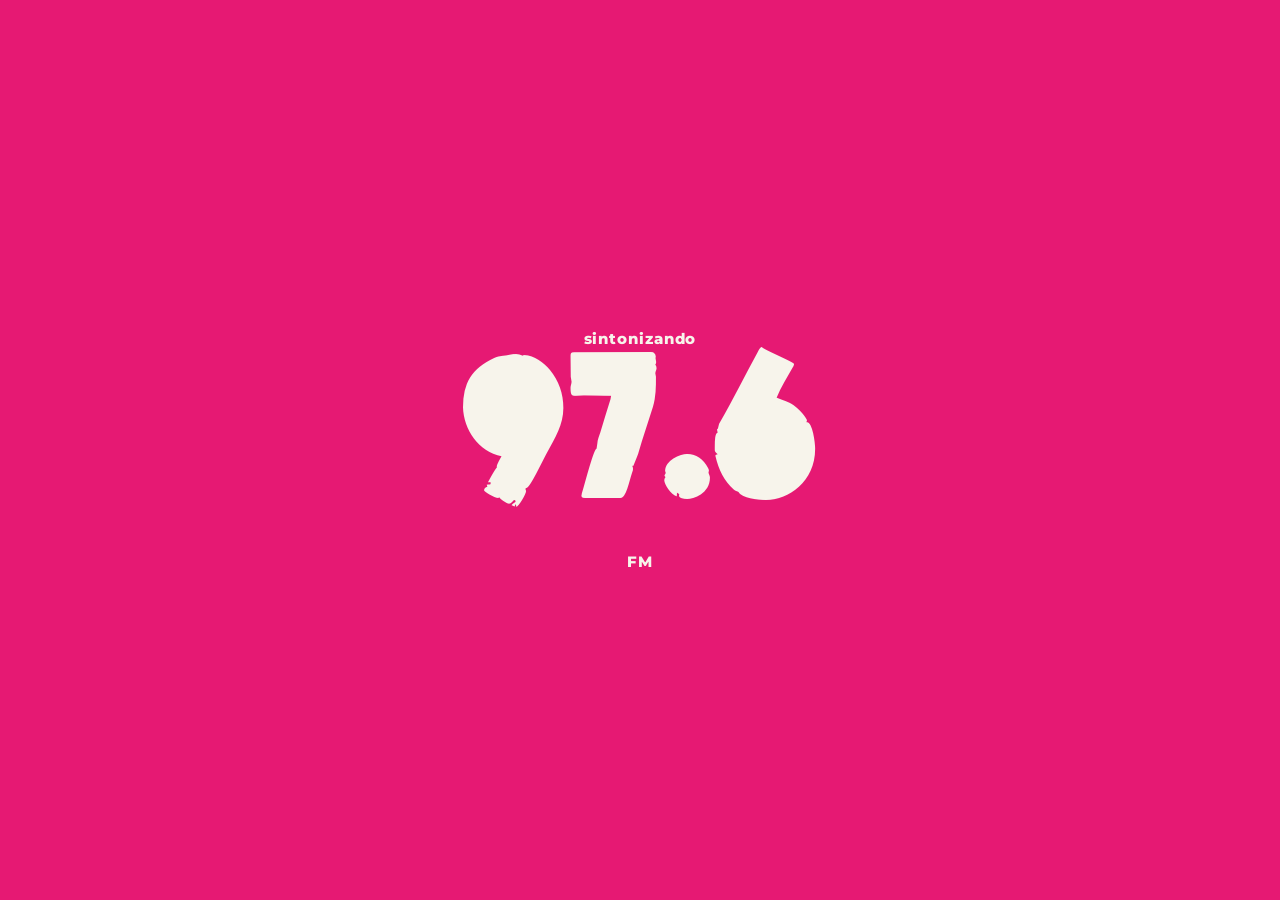
<file: apresentacao-cida/index.html>
<!DOCTYPE html>
<html lang="pt-BR">
<head>
<meta charset="utf-8">
<meta name="viewport" content="width=device-width, initial-scale=1">
<title>Rádio Cidade 97.7 · A Cida, nossa brand persona</title>
<meta name="theme-color" content="#E61973">
<link rel="preload" href="fonts/LitoStencil.otf" as="font" type="font/otf" crossorigin>
<link rel="stylesheet" href="deck.css?v=14">
<script type="importmap">{"imports":{"three":"./vendor/three.module.js","three/addons/":"./vendor/jsm/"}}</script>
</head>
<body>

<div class="loader" id="loader" aria-hidden="true"><div><span>sintonizando</span><b id="loaderNum">87.5</b><span>FM</span></div></div>

<div id="bg"></div>
<div id="gig" class="L" aria-hidden="true">Cida</div>
<canvas id="gl" aria-hidden="true"></canvas>
<div id="grao" aria-hidden="true"></div>
<div id="wipe" aria-hidden="true"><i style="background:var(--pulso)"></i><i style="background:var(--sol)"></i><i style="background:var(--freq)"></i></div>
<div class="barra" id="barra"></div>
<svg id="hotsvg" aria-hidden="true"></svg>
<div id="hots" aria-hidden="true"></div>

<header class="topo claro" id="topo">
  <img class="logo" src="img/logo.webp" alt="Rádio Cidade 97.7 FM">
  <span class="sec" id="secNome">Abertura</span>
  <button class="toca-nav js-toca" type="button" aria-label="Tocar a Rádio Cidade ao vivo"><span class="eqm" aria-hidden="true"><i></i><i></i><i></i></span><span class="toca-txt-off">Clique aqui para escutar rádio ao vivo</span><span class="toca-txt-on">Ao vivo · clique para parar</span></button>
</header>

<footer class="base claro" id="base">
  <span class="cont" id="cont">01 / 17</span>
  <span class="dica">Clique nas setas ou use ← → para navegar · F para tela cheia</span>
  <div class="navb"><button type="button" id="ant" aria-label="Slide anterior"><svg viewBox="0 0 24 24" fill="none" stroke="currentColor" stroke-width="2.6" stroke-linecap="round" stroke-linejoin="round"><path d="M15 5l-7 7 7 7"/></svg></button><button type="button" id="prox" aria-label="Próximo slide"><svg viewBox="0 0 24 24" fill="none" stroke="currentColor" stroke-width="2.6" stroke-linecap="round" stroke-linejoin="round"><path d="M9 5l7 7-7 7"/></svg></button></div>
</footer>

<main>

<!-- 1 · ABERTURA -->
<section class="s claro" id="s1" data-bg="#121316" data-nome="Abertura" data-ui="claro">
  <div class="meio">
    <p class="mini a">Mídias Sociais · Publicidade e Propaganda · UVV · 2026</p>
    <h1 class="L t" style="margin-top:72px"><span><i>Rádio Cidade</i></span><span><i class="am">97.7 FM</i></span></h1>
    <div class="linha">
      <p class="lead a">Brand persona, site e identidade visual de uma rádio que, além de tocar, conversa com quem ouve.</p>
      <div class="assina a"><p class="mini">Toca aqui, toca na Cidade.</p><p class="mini nomes">Camilly Brás · Danilo Santos · Elisa Padovani · Gyovanna Blunck · Harley Luiz</p></div>
    </div>
  </div>
  <div class="dial a" aria-hidden="true"><svg id="dial1" viewBox="0 0 1000 46" preserveAspectRatio="none"></svg><div class="agulha" id="agulha1"></div></div>
</section>

<!-- 2 · ANTES -->
<section class="s" id="s2" data-bg="#F7F4EB" data-nome="O desafio" data-ui="escuro">
  <div class="grid">
    <h2 class="L t"><span><i>Antes, a rádio</i></span><span><i>tocava.</i></span><span><i class="rs">Faltava conversar</i></span><span><i class="rs">com quem ouve.</i></span></h2>
    <ul class="conex">
      <li class="a"><b><i style="--c:var(--pulso)"></i>Encostar</b><span>Estar no trajeto, no fone e no feed de quem ouve, todo dia.</span></li>
      <li class="a"><b><i style="--c:var(--freq)"></i>Escutar</b><span>Saber do que o público está falando antes de falar.</span></li>
      <li class="a"><b><i style="--c:var(--sol)"></i>Interagir</b><span>Responder, perguntar e brincar junto, nas redes e no site.</span></li>
      <li class="a"><b><i style="--c:var(--coral)"></i>Pertencer</b><span>Fazer quem ouve sentir que a rádio é da turma dele.</span></li>
    </ul>
  </div>
</section>

<!-- 3 · BRAND PERSONA -->
<section class="s claro" id="s3" data-bg="#2558FF" data-nome="Brand persona" data-ui="claro">
  <div class="def">
    <h2 class="L t"><span><i>Uma marca que</i></span><span><i>conversa precisa</i></span><span><i class="am">de uma voz.</i></span></h2>
    <p class="lead a">Brand persona é a personalidade da marca escrita como se fosse gente: como ela fala, o que ela escolhe dizer e como se comporta. É o que faz post, site, locução e evento soarem como a mesma rádio.</p>
  </div>
  <div class="tres">
    <div class="bloco a gir" style="background:var(--papel);color:var(--ink)"><h3>Voz</h3><p>Fala como amiga, nunca como locutora formal. Coloquial, animada e direta.</p></div>
    <div class="bloco a gir" style="background:var(--sol);color:var(--ink);--r0:10deg"><h3>Critério</h3><p>Conta primeiro, mas confere antes. Fofoca, sim. Fake, nunca.</p></div>
    <div class="bloco a gir" style="background:var(--pulso);color:#fff"><h3>Presença</h3><p>A mesma personalidade no Instagram, no site, no evento e na conversa com a IA.</p></div>
  </div>
</section>

<!-- 12 · SISTEMA VISUAL -->
<section class="s" id="s12" data-bg="#F7F4EB" data-nome="Sistema visual" data-ui="escuro">
  <div class="grid">
    <h2 class="L t"><span><i>Um sistema</i></span><span><i class="az">pra todo mundo.</i></span></h2>
    <div class="tipo a">
      <div><div class="aa">Aa</div><small>Lito Stencil · títulos</small></div>
      <div><div class="aa2">Aa</div><small>Montserrat · textos</small></div>
    </div>
    <div class="cores">
      <div class="cor" style="background:var(--pulso);--i:0"><b>Pulso</b><small>#E61973</small></div>
      <div class="cor" style="background:var(--freq);--i:1"><b>Frequência</b><small>#2558FF</small></div>
      <div class="cor" style="background:var(--sol);color:var(--ink);--i:2"><b>Sol</b><small>#FFD60A</small></div>
      <div class="cor" style="background:var(--coral);--i:3"><b>Coral</b><small>#F24444</small></div>
    </div>
    <div class="padroes">
      <div class="padrao a" style="background:var(--freq)"><svg viewBox="0 0 200 200" preserveAspectRatio="xMidYMid slice" id="ondasSvg"></svg><b>Ondas</b></div>
      <div class="padrao listras a"><b>Listras</b></div>
      <div class="padrao moldura a"><b>Moldura</b></div>
    </div>
  </div>
</section>

<!-- 4 · QUEM É A CIDA -->
<section class="s claro" id="s4" data-bg="#121316" data-nome="Quem é a Cida" data-ui="claro">
  <div class="grid">
    <div>
      <div class="L nome a esq">Cida</div>
      <p class="frase a">A amiga que sabe primeiro<br><span class="am">e confere antes de espalhar.</span></p>
    </div>
    <div>
      <dl class="ficha">
        <div class="a"><dt>Idade</dt><dd>20 anos</dd></div>
        <div class="a"><dt>Arquétipo</dt><dd>A amiga antenada, com alma vintage</dd></div>
        <div class="a larga"><dt>O que ela ama</dt><dd>Música pop, fofoca de internet, realities e moda. Mistura peça vintage com o que está em alta.</dd></div>
        <div class="a larga"><dt>Por que é da rádio</dt><dd>Num feed infinito, ela escolhe uma voz real e ao vivo. Valoriza o autêntico e influencia as amigas.</dd></div>
      </dl>
      <div class="fala">
        <div class="sim a"><small>Fala assim</small>“Gente, para tudo! Saiu a música nova e eu já tô viciada.”</div>
        <div class="nao a"><small>Não fala assim</small>“Prezados ouvintes, informamos o lançamento do single.”</div>
      </div>
    </div>
  </div>
</section>

<!-- 6 · PRAZER, CIDA (3D) -->
<section class="s claro" id="s6" data-bg="#E61973" data-nome="A personagem" data-ui="claro" data-3d="hero">
  <div class="arrasto" id="arrasto" title="Clique e arraste para girar"></div>
  <div class="pe">
    <p class="lead a">Prazer, Cida. A Rádio Cidade em forma de gente, em 3D. Clique e arraste para girar.</p>
    <button class="pilula toca js-toca a esc" type="button"><span class="toca-txt-off">Clique aqui para escutar rádio ao vivo ✋</span><span class="toca-txt-on">Tocando ao vivo · clique para parar</span></button>
  </div>
</section>

<!-- 7 · ELEMENTOS -->
<section class="s claro" id="s7" data-bg="#2558FF" data-nome="Elementos" data-ui="claro" data-3d="hots">
  <h2 class="L t"><span><i>Cada detalhe</i></span><span><i class="am">é marca.</i></span></h2>
</section>

<!-- 8 · EXPRESSÕES -->
<section class="s" id="s8" data-bg="#FFD60A" data-nome="Expressões" data-ui="escuro">
  <div class="grid8">
    <div class="col8">
      <h2 class="L t"><span><i>Seis humores,</i></span><span><i class="rs">sete bocas.</i></span></h2>
      <div class="bocas a">
        <div class="boca-viva" id="bocaViva"></div>
        <div class="tirinha" id="tirinha"></div>
      </div>
      <p class="lead a">As bocas acompanham a voz dela, sílaba por sílaba. Os humores mudam conforme o assunto da conversa.</p>
    </div>
    <div class="exps" id="exps"></div>
  </div>
</section>

<!-- 5 · O SITE -->
<section class="s" id="s5" data-bg="#F7F4EB" data-nome="O site" data-ui="escuro">
  <div class="grid">
    <div>
      <h2 class="L t"><span><i>E ela tem</i></span><span><i class="rs">endereço:</i></span><span><i>o site.</i></span></h2>
      <ul class="feat">
        <li class="a"><i style="--c:var(--sol);outline:2px solid var(--ink)"></i>Rádio ao vivo em um toque</li>
        <li class="a"><i style="--c:var(--freq)"></i>Notícias em mosaico</li>
        <li class="a"><i style="--c:var(--pulso)"></i>Babados do Instagram</li>
        <li class="a"><i style="--c:var(--coral)"></i>A Cida como IA da rádio</li>
      </ul>
      <button class="pilula ink a js-abrir" data-src="../radio-cidade/" type="button">Clique aqui para abrir o site</button>
      <span class="dicaswipe a" style="margin-left:10px">Ou clique no site ao lado para navegar</span>
    </div>
    <div class="navegador a esc"><div class="barrinha"><i></i><i></i><i></i><span>radiocidade977.com.br</span></div><div class="tela"><iframe data-src="../radio-cidade/" title="Site da Rádio Cidade" loading="lazy"></iframe></div></div>
  </div>
</section>

<!-- 9 · ELA CONVERSA -->
<section class="s claro" id="s9" data-bg="#121316" data-nome="A IA" data-ui="claro">
  <div class="grid">
    <div>
      <h2 class="L t"><span><i>Ela conversa</i></span><span><i class="am">de verdade.</i></span></h2>
      <p class="lead a" style="margin-top:22px">A Cida virou a IA da rádio: responde por texto ou por voz, com a personalidade dela e as regras da marca.</p>
      <ul class="stack">
        <li class="a"><b>Cérebro</b><span>Gemini com a personalidade da Cida</span></li>
        <li class="a"><b>Voz</b><span>Voz sintetizada, com tom que muda pelo humor</span></li>
        <li class="a"><b>Ouvido</b><span>Microfone com transcrição em português</span></li>
        <li class="a"><b>Regra de ouro</b><span>Fofoca, sim. Fake, nunca.</span></li>
      </ul>
      <div style="margin-top:26px" class="a"><button class="pilula js-abrir" data-src="../cida/" type="button">Clique aqui para conversar com a Cida</button><span class="dicaswipe" style="margin-left:10px">Ou clique no celular ao lado</span></div>
    </div>
    <div class="celular a esc"><div class="tela"><iframe data-src="../cida/?embed=1" title="Conversa com a Cida" allow="autoplay; microphone" loading="lazy"></iframe></div></div>
  </div>
</section>

<!-- BUYER PERSONA 1: PERFIL -->
<section class="s claro persona" data-bg="#2558FF" data-nome="Buyer persona · Mariana" data-ui="claro" data-persona="mariana">
  <div class="grid">
    <div>
      <p class="mini a">Buyer persona · 1 de 3</p>
      <h2 class="L t" style="margin-top:12px"><span><i>Buyer</i></span><span><i class="am">persona.</i></span></h2>
      <ol class="trio a" aria-label="Personas"><li class="on">Mariana</li><li class="">Marcelo</li><li class="">Beatriz</li></ol>
    </div>
    <div class="app a esc">
      <div class="cab"><svg viewBox="0 0 24 24" fill="currentColor"><path d="M12 2c1 4 6 5 6 11a6 6 0 0 1-12 0c0-3 2-4 2-7 2 1 3 3 3 5 1-2 1-6 1-9z"/></svg>cidade</div>
      <div class="carta">
        <div class="foto"><img src="img/persona-mariana.webp" alt="Mariana, 27 anos" draggable="false"></div>
        <div class="pontos"><i></i><i></i><i></i><i></i></div>
        <span class="selo like">Match</span><span class="selo nope">Nope</span>
        <div class="info">
          <h3>Mariana <span>27</span><span class="verif"><svg viewBox="0 0 24 24" fill="none" stroke="#fff" stroke-width="3.4" stroke-linecap="round" stroke-linejoin="round"><path d="M5 12l5 5 9-10"/></svg></span></h3>
          <div class="loc"><svg width="14" height="14" viewBox="0 0 24 24" fill="currentColor"><path d="M12 2a7 7 0 0 0-7 7c0 5 7 13 7 13s7-8 7-13a7 7 0 0 0-7-7zm0 9.5A2.5 2.5 0 1 1 12 6.5a2.5 2.5 0 0 1 0 5z"/></svg>Vila Velha · ES</div>
          <p class="bio">Trabalha, tem rotina corrida e vive nas redes. No fim de semana, sai com os amigos.</p>
          <div class="tags"><span>Pop, funk e sertanejo</span><span>Moda e beleza</span><span>Fofoca e memes</span><span>Promoções</span></div>
        </div>
      </div>
      <div class="acoes">
        <button class="x" type="button" aria-label="Passar"><svg viewBox="0 0 24 24" fill="none" stroke="currentColor" stroke-width="3.2" stroke-linecap="round"><path d="M6 6l12 12M18 6L6 18"/></svg></button>
        <button class="st" type="button" aria-label="Super like"><svg viewBox="0 0 24 24" fill="currentColor"><path d="M12 2l3 6.6 7.2.8-5.4 4.9 1.6 7.1L12 17.8 5.6 21.4l1.6-7.1L1.8 9.4 9 8.6z"/></svg></button>
        <button class="lk" type="button" aria-label="Dar match"><svg viewBox="0 0 24 24" fill="currentColor"><path d="M12 21s-8-5.3-8-11a4.6 4.6 0 0 1 8-3 4.6 4.6 0 0 1 8 3c0 5.7-8 11-8 11z"/></svg></button>
      </div>
      <div class="match"><div><b>Deu<br>match!</b><span>Mariana × Rádio Cidade</span></div></div>
    </div>
    <div class="dir">
      <p class="lead a">Mora na Grande Vitória, acompanha tendências e aproveita o lazer sem pesar no orçamento.</p>
      <span class="dicaswipe a">Clique no coração ou arraste o card</span>
    </div>
  </div>
</section>

<!-- BUYER PERSONA 1: CARACTERÍSTICAS -->
<section class="s claro ficha-p" data-bg="#121316" data-nome="Buyer persona · Mariana" data-ui="claro" data-entra="sobe">
  <div class="cabeca">
    <div class="av a esc"><img src="img/persona-mariana-av.webp" alt=""></div>
    <h2 class="L t"><span><i>Mariana, 27. <span class="am">Sobre ela.</span></i></span></h2>
    <div class="compat a"><span>Compatibilidade<br>com a Cidade</span><b class="pct" data-v="94">0%</b></div>
  </div>
  <div class="grid">
    <div class="pcol">
      <ol class="dia"><li class="a esq"><b>27 anos</b><span>Idade</span></li><li class="a esq"><b>Classe B/C</b><span>Renda pessoal de R$ 2.500 a R$ 5.000</span></li><li class="a esq"><b>Vila Velha · ES</b><span>Onde mora</span></li></ol>
      <p class="perfil a"><b>Perfil</b>Mariana mora na Grande Vitória, trabalha, tem uma rotina movimentada e utiliza as redes sociais diariamente. Gosta de música, acompanha tendências, sai com amigos nos finais de semana e procura aproveitar oportunidades de lazer sem comprometer muito o orçamento.</p>
    </div>
    <dl class="cartas">
      <div class="carac a gir" style="background:var(--pulso);color:#fff"><dt>Interesses</dt><dd><ul><li>Música pop, funk, sertanejo e hits nacionais.</li><li>Moda, beleza e autocuidado.</li><li>Restaurantes, delivery, passeios e festas.</li><li>Fofoca, memes, influenciadores e tendências.</li><li>Promoções, ofertas de ingressos e novidades.</li></ul></dd></div>
      <div class="carac a gir" style="background:var(--freq);color:#fff"><dt>Hábitos de mídia</dt><dd>Utiliza Instagram e TikTok para entretenimento, WhatsApp para comunicação e plataformas de streaming para ouvir música. O rádio aparece como companhia durante deslocamentos e atividades cotidianas.</dd></div>
      <div class="carac larga a gir" style="background:var(--sol)"><dt>O que espera de uma marca</dt><dd>Mariana valoriza marcas próximas, divertidas e que transmitam identificação. Espera uma comunicação leve, atual e acessível, que acompanhe seus interesses e ofereça experiências relevantes. Gosta de marcas que interagem com o público, apresentam novidades, realizam promoções e conseguem fazer parte de sua rotina sem parecerem artificiais.</dd></div>
    </dl>
  </div>
  <p class="nota a">Análise de público-alvo · Rádio Cidade 97.7 FM</p>
</section>

<!-- BUYER PERSONA 2: PERFIL -->
<section class="s claro persona" data-bg="#E61973" data-nome="Buyer persona · Marcelo" data-ui="claro" data-persona="marcelo">
  <div class="grid">
    <div>
      <p class="mini a">Buyer persona · 2 de 3</p>
      <h2 class="L t" style="margin-top:12px"><span><i>Buyer</i></span><span><i class="am">persona.</i></span></h2>
      <ol class="trio a" aria-label="Personas"><li class="">Mariana</li><li class="on">Marcelo</li><li class="">Beatriz</li></ol>
    </div>
    <div class="app a esc">
      <div class="cab"><svg viewBox="0 0 24 24" fill="currentColor"><path d="M12 2c1 4 6 5 6 11a6 6 0 0 1-12 0c0-3 2-4 2-7 2 1 3 3 3 5 1-2 1-6 1-9z"/></svg>cidade</div>
      <div class="carta">
        <div class="foto"><img src="img/persona-marcelo.webp" alt="Marcelo, 38 anos" draggable="false"></div>
        <div class="pontos"><i></i><i></i><i></i><i></i></div>
        <span class="selo like">Match</span><span class="selo nope">Nope</span>
        <div class="info">
          <h3>Marcelo <span>38</span><span class="verif"><svg viewBox="0 0 24 24" fill="none" stroke="#fff" stroke-width="3.4" stroke-linecap="round" stroke-linejoin="round"><path d="M5 12l5 5 9-10"/></svg></span></h3>
          <div class="loc"><svg width="14" height="14" viewBox="0 0 24 24" fill="currentColor"><path d="M12 2a7 7 0 0 0-7 7c0 5 7 13 7 13s7-8 7-13a7 7 0 0 0-7-7zm0 9.5A2.5 2.5 0 1 1 12 6.5a2.5 2.5 0 0 1 0 5z"/></svg>Vila Velha · ES</div>
          <p class="bio">Motorista de aplicativo. Passa o dia rodando a Grande Vitória com o rádio ligado.</p>
          <div class="tags"><span>Futebol</span><span>Notícias locais</span><span>Humor</span><span>Música popular</span></div>
        </div>
      </div>
      <div class="acoes">
        <button class="x" type="button" aria-label="Passar"><svg viewBox="0 0 24 24" fill="none" stroke="currentColor" stroke-width="3.2" stroke-linecap="round"><path d="M6 6l12 12M18 6L6 18"/></svg></button>
        <button class="st" type="button" aria-label="Super like"><svg viewBox="0 0 24 24" fill="currentColor"><path d="M12 2l3 6.6 7.2.8-5.4 4.9 1.6 7.1L12 17.8 5.6 21.4l1.6-7.1L1.8 9.4 9 8.6z"/></svg></button>
        <button class="lk" type="button" aria-label="Dar match"><svg viewBox="0 0 24 24" fill="currentColor"><path d="M12 21s-8-5.3-8-11a4.6 4.6 0 0 1 8-3 4.6 4.6 0 0 1 8 3c0 5.7-8 11-8 11z"/></svg></button>
      </div>
      <div class="match"><div><b>Deu<br>match!</b><span>Marcelo × Rádio Cidade</span></div></div>
    </div>
    <div class="dir">
      <p class="lead a">Trabalhador e comunicativo, quer entretenimento que deixe as horas no volante mais leves.</p>
      <span class="dicaswipe a">Clique no coração ou arraste o card</span>
    </div>
  </div>
</section>

<!-- BUYER PERSONA 2: CARACTERÍSTICAS -->
<section class="s claro ficha-p" data-bg="#121316" data-nome="Buyer persona · Marcelo" data-ui="claro" data-entra="sobe">
  <div class="cabeca">
    <div class="av a esc"><img src="img/persona-marcelo-av.webp" alt=""></div>
    <h2 class="L t"><span><i>Marcelo, 38. <span class="am">Sobre ele.</span></i></span></h2>
    <div class="compat a"><span>Compatibilidade<br>com a Cidade</span><b class="pct" data-v="96">0%</b></div>
  </div>
  <div class="grid">
    <div class="pcol">
      <ol class="dia"><li class="a esq"><b>38 anos</b><span>Idade</span></li><li class="a esq"><b>Classe B/C</b><span>Motorista de aplicativo</span></li><li class="a esq"><b>Vila Velha · ES</b><span>Onde mora</span></li></ol>
      <p class="perfil a"><b>Perfil</b>Marcelo é um homem trabalhador, comunicativo e que passa boa parte do dia circulando pela Grande Vitória. Como trabalha muitas horas dirigindo, valoriza formas de entretenimento que tornem sua rotina mais leve. Gosta de estar informado sobre o que acontece na cidade e procura aproveitar os momentos livres com a família e os amigos.</p>
    </div>
    <dl class="cartas">
      <div class="carac a gir" style="background:var(--pulso);color:#fff"><dt>Interesses</dt><dd><ul><li>Música popular.</li><li>Futebol.</li><li>Notícias locais.</li><li>Humor.</li><li>Acontecimentos da Grande Vitória.</li></ul></dd></div>
      <div class="carac a gir" style="background:var(--freq);color:#fff"><dt>Hábitos de mídia</dt><dd>Escuta rádio diariamente durante o trabalho e os deslocamentos. Utiliza o WhatsApp para conversar com passageiros, amigos e familiares e acessa o Instagram nos intervalos. Prefere conteúdos rápidos, informações práticas e programações que não exijam atenção visual.</dd></div>
      <div class="carac larga a gir" style="background:var(--sol)"><dt>O que espera de uma marca</dt><dd>Marcelo valoriza marcas próximas, confiáveis e que façam parte de sua rotina. Espera uma comunicação simples, direta e verdadeira, que ofereça entretenimento, informação e vantagens reais, como promoções e oportunidades de participação. Gosta de marcas que demonstram conhecer a realidade do público e não parecem distantes de seu cotidiano.</dd></div>
    </dl>
  </div>
  <p class="nota a">Análise de público-alvo · Rádio Cidade 97.7 FM</p>
</section>

<!-- BUYER PERSONA 3: PERFIL -->
<section class="s claro persona" data-bg="#F24444" data-nome="Buyer persona · Beatriz" data-ui="claro" data-persona="beatriz">
  <div class="grid">
    <div>
      <p class="mini a">Buyer persona · 3 de 3</p>
      <h2 class="L t" style="margin-top:12px"><span><i>Buyer</i></span><span><i class="am">persona.</i></span></h2>
      <ol class="trio a" aria-label="Personas"><li class="">Mariana</li><li class="">Marcelo</li><li class="on">Beatriz</li></ol>
    </div>
    <div class="app a esc">
      <div class="cab"><svg viewBox="0 0 24 24" fill="currentColor"><path d="M12 2c1 4 6 5 6 11a6 6 0 0 1-12 0c0-3 2-4 2-7 2 1 3 3 3 5 1-2 1-6 1-9z"/></svg>cidade</div>
      <div class="carta">
        <div class="foto"><img src="img/persona-beatriz.webp" alt="Beatriz, 20 anos" draggable="false"></div>
        <div class="pontos"><i></i><i></i><i></i><i></i></div>
        <span class="selo like">Match</span><span class="selo nope">Nope</span>
        <div class="info">
          <h3>Beatriz <span>20</span><span class="verif"><svg viewBox="0 0 24 24" fill="none" stroke="#fff" stroke-width="3.4" stroke-linecap="round" stroke-linejoin="round"><path d="M5 12l5 5 9-10"/></svg></span></h3>
          <div class="loc"><svg width="14" height="14" viewBox="0 0 24 24" fill="currentColor"><path d="M12 2a7 7 0 0 0-7 7c0 5 7 13 7 13s7-8 7-13a7 7 0 0 0-7-7zm0 9.5A2.5 2.5 0 1 1 12 6.5a2.5 2.5 0 0 1 0 5z"/></svg>Vila Velha · ES</div>
          <p class="bio">Universitária na UVV e estagiária. Vive a cultura pop e tem opinião sobre tudo.</p>
          <div class="tags"><span>Taylor Swift</span><span>Cinema e séries</span><span>Premiações</span><span>Festivais</span></div>
        </div>
      </div>
      <div class="acoes">
        <button class="x" type="button" aria-label="Passar"><svg viewBox="0 0 24 24" fill="none" stroke="currentColor" stroke-width="3.2" stroke-linecap="round"><path d="M6 6l12 12M18 6L6 18"/></svg></button>
        <button class="st" type="button" aria-label="Super like"><svg viewBox="0 0 24 24" fill="currentColor"><path d="M12 2l3 6.6 7.2.8-5.4 4.9 1.6 7.1L12 17.8 5.6 21.4l1.6-7.1L1.8 9.4 9 8.6z"/></svg></button>
        <button class="lk" type="button" aria-label="Dar match"><svg viewBox="0 0 24 24" fill="currentColor"><path d="M12 21s-8-5.3-8-11a4.6 4.6 0 0 1 8-3 4.6 4.6 0 0 1 8 3c0 5.7-8 11-8 11z"/></svg></button>
      </div>
      <div class="match"><div><b>Deu<br>match!</b><span>Beatriz × Rádio Cidade</span></div></div>
    </div>
    <div class="dir">
      <p class="lead a">Antenada e criativa, acompanha cada lançamento e participa das conversas da internet.</p>
      <span class="dicaswipe a">Clique no coração ou arraste o card</span>
    </div>
  </div>
</section>

<!-- BUYER PERSONA 3: CARACTERÍSTICAS -->
<section class="s claro ficha-p" data-bg="#121316" data-nome="Buyer persona · Beatriz" data-ui="claro" data-entra="sobe">
  <div class="cabeca">
    <div class="av a esc"><img src="img/persona-beatriz-av.webp" alt=""></div>
    <h2 class="L t"><span><i>Beatriz, 20. <span class="am">Sobre ela.</span></i></span></h2>
    <div class="compat a"><span>Compatibilidade<br>com a Cidade</span><b class="pct" data-v="97">0%</b></div>
  </div>
  <div class="grid">
    <div class="pcol">
      <ol class="dia"><li class="a esq"><b>20 anos</b><span>Idade</span></li><li class="a esq"><b>Classe B/C</b><span>Universitária na UVV e estagiária</span></li><li class="a esq"><b>Vila Velha · ES</b><span>Onde mora</span></li></ol>
      <p class="perfil a"><b>Perfil</b>Beatriz é uma jovem universitária antenada, criativa e muito conectada ao universo da cultura pop. Gosta de acompanhar artistas, lançamentos musicais, premiações e acontecimentos envolvendo celebridades. Costuma compartilhar opiniões e participar de conversas sobre os assuntos que estão repercutindo na internet.</p>
    </div>
    <dl class="cartas">
      <div class="carac a gir" style="background:var(--pulso);color:#fff"><dt>Interesses</dt><dd><ul><li>Cultura pop internacional: Taylor Swift, Lana Del Rey, Olivia Rodrigo, Sabrina Carpenter e outros.</li><li>Cinema, séries, moda e premiações musicais.</li><li>Festivais e novidades do entretenimento.</li></ul></dd></div>
      <div class="carac a gir" style="background:var(--freq);color:#fff"><dt>Hábitos de mídia</dt><dd>Utiliza principalmente Instagram, TikTok, X e Spotify. Acompanha perfis de notícias sobre celebridades, páginas de fãs, criadores de conteúdo e veículos de entretenimento. Descobre músicas por vídeos virais, playlists e lançamentos, além de consumir entrevistas, clipes e conteúdos sobre seus artistas favoritos.</dd></div>
      <div class="carac larga a gir" style="background:var(--sol)"><dt>O que espera de uma marca</dt><dd>Beatriz valoriza marcas autênticas, criativas e atualizadas, que tenham personalidade e saibam conversar sobre assuntos relevantes para seu público. Espera conteúdos interessantes, com identidade visual bem construída e linguagem natural, sem parecerem forçados ou ultrapassados. Também gosta de marcas que interagem com seus seguidores, acompanham tendências e demonstram conhecer o universo cultural de seus consumidores.</dd></div>
    </dl>
  </div>
  <p class="nota a">Análise de público-alvo · Rádio Cidade 97.7 FM</p>
</section>

<!-- 13 · EDITORIAS -->
<section class="s claro" id="s13" data-bg="#121316" data-nome="Editorias" data-ui="claro">
  <h2 class="L t"><span><i>Três editorias,</i></span><span><i class="am">nove conteúdos.</i></span></h2>
  <div class="eds">
    <div class="ed a"><h3 class="co">No Radar</h3><p>O que pode virar assunto em breve: pistas, possíveis shows e anúncios, sempre como possibilidade.</p><div class="leque"><img src="img/cards/05-turne.webp" alt=""><img src="img/cards/01-radar.webp" alt="Arte No Radar"><img src="img/cards/09-verao.webp" alt=""></div></div>
    <div class="ed a"><h3 class="az" style="color:#6f8fff">Lançamento</h3><p>O que acabou de chegar e merece play: singles, clipes e feats com a curadoria da rádio.</p><div class="leque"><img src="img/cards/04-reage.webp" alt=""><img src="img/cards/02-lancamento.webp" alt="Arte Lançamento"><img src="img/cards/08-feat.webp" alt=""></div></div>
    <div class="ed a"><h3 class="rs">Fofoca</h3><p>Sobre o que todo mundo está falando, sempre com selo: confirmado, declaração ou rumor.</p><div class="leque"><img src="img/cards/06-fofocometro.webp" alt=""><img src="img/cards/03-fofoca.webp" alt="Arte Fofoca"><img src="img/cards/07-bastidor.webp" alt=""></div></div>
  </div>
</section>

<!-- 14 · ARTE + LEGENDA -->
<section class="s claro" id="s14" data-bg="#2558FF" data-nome="Arte e legenda" data-ui="claro">
  <div class="grid">
    <div class="arte a esc" id="arte" role="button" tabindex="0" aria-label="Abrir a peça em tela cheia"><span class="arte-dica">Clique para ampliar</span>
      <img class="on" src="img/final/01_NoRadar_BTS_feed.webp" alt="01 · BTS de volta em 2027?">
      <img src="img/final/02_NoRadar_Djavan_capa-reels.webp" alt="02 · Djavan estreia no Réveillon de Copacabana" loading="lazy">
      <img src="img/final/03_NoRadar_Megashow_feed.webp" alt="03 · Megashow na Paulista: já tem data!" loading="lazy">
      <img src="img/final/04_Lancamento_BiFestinha_feed.webp" alt="04 · Ludmilla — “Bi Festinha”" loading="lazy">
      <img src="img/final/05_Lancamento_IZA_capa-reels.webp" alt="05 · IZA — “ZAZA”" loading="lazy">
      <img src="img/final/06_Lancamento_GTAVI_carrossel-01.webp" alt="06 · GTA VI: a trilha" loading="lazy">
      <img src="img/final/07_Fofoca_Marina_feed.webp" alt="07 · Marina Ruy Barbosa e Luma Costa" loading="lazy">
      <img src="img/final/08_Fofoca_Kamyla_capa-reels.webp" alt="08 · Kamyla Maria fala sobre Hytalo Santos" loading="lazy">
      <img src="img/final/09_Fofoca_Terminos_carrossel-01.webp" alt="09 · Temporada de términos?" loading="lazy">
    </div>
    <div class="lado">
      <div class="lado-topo">
        <h2 class="L t"><span><i>Arte +</i></span><span><i class="am">legenda.</i></span></h2>
        <span class="dica-clique a"><svg viewBox="0 0 24 24" fill="none" stroke="currentColor" stroke-width="2.6" stroke-linecap="round" stroke-linejoin="round" aria-hidden="true"><path d="M9 11V5a2 2 0 0 1 4 0v6m0-1a2 2 0 0 1 4 0v1m0 0a2 2 0 0 1 4 0v4a7 7 0 0 1-7 7h-1a7 7 0 0 1-6-3.4L4 15a2 2 0 0 1 3.4-2L9 15"/></svg>Clique nos posts abaixo para ver cada arte e legenda</span>
      </div>
      <div class="abas a" id="abas"><div class="ab-ed"><span>No Radar</span><button class="on" data-i="0" type="button">01 · BTS</button><button data-i="1" type="button">02 · Djavan</button><button data-i="2" type="button">03 · Megashow</button></div><div class="ab-ed"><span>Lançamento</span><button data-i="3" type="button">04 · Bi Festinha</button><button data-i="4" type="button">05 · IZA</button><button data-i="5" type="button">06 · GTA VI</button></div><div class="ab-ed"><span>Fofoca</span><button data-i="6" type="button">07 · Marina</button><button data-i="7" type="button">08 · Kamyla</button><button data-i="8" type="button">09 · Términos</button></div></div>
      <div class="legenda a">
        <div class="leg on" data-pecas="[[&quot;img/final/01_NoRadar_BTS_feed.webp&quot;, &quot;Feed&quot;], [&quot;img/final/01_NoRadar_BTS_stories.webp&quot;, &quot;Stories&quot;]]" data-principal="0"><p class="mini qual">01 · No Radar · BTS de volta em 2027?</p><div class="txt"><p>Gente, vem cá. 💜</p><p>Nem faz um mês que o BTS passou por São Paulo com três shows, e as ARMY´s já estão perguntando: volta em 2027?</p><p>Vou ser sincera com vocês: por enquanto é só torcida. A turnê ARIRANG segue rodando até março, e as novas datas de 2027 ainda não foram anunciadas.</p><p>Mas eu tô de olho. Se pintar novidade oficial, vocês sabem onde vão ouvir primeiro.</p><p>Se voltar, você vai? Responde com 💜 ou 😭</p><p class="hash">#RádioCidade #NoRadar #BTS #ARMY #KPop</p></div><div class="meta"><span>Feed estático + stories com enquete</span><span class="alerta">Possibilidade</span></div><div class="pecas"><span class="pc-dica">Clique para ver em tela cheia:</span><button class="pc" type="button" data-j="0" aria-label="Abrir Feed em tela cheia"><img src="img/final/01_NoRadar_BTS_feed-mini.webp" alt="" loading="lazy"><span>Feed</span></button><button class="pc" type="button" data-j="1" aria-label="Abrir Stories em tela cheia"><img src="img/final/01_NoRadar_BTS_stories-mini.webp" alt="" loading="lazy"><span>Stories</span></button></div></div>
        <div class="leg" data-pecas="[[&quot;img/final/02_NoRadar_Djavan_capa-reels.webp&quot;, &quot;Capa&quot;], [&quot;img/final/02_NoRadar_Djavan_reels.mp4&quot;, &quot;Reels&quot;]]" data-principal="1"><p class="mini qual">02 · No Radar · Djavan estreia no Réveillon de Copacabana</p><div class="txt"><p>Vem cá, que eu preciso te contar uma coisa linda. 🥹</p><p>O Djavan vai cantar pela primeira vez no Réveillon de Copacabana! Ele sobe no Palco Rio, o principal, na virada pra 2027, no ano em que comemora 50 anos de carreira. E o show vai ser só de sucesso.</p><p>No mesmo palco ainda tem Simone Mendes, Pedro Sampaio e o encontro do Xande de Pilares com o Revelação.</p><p>Agora me ajuda: qual música do Djavan não pode faltar nessa virada? Deixa aqui embaixo que eu tô fazendo a lista. 👇</p><p class="hash">#RádioCidade #NoRadar #Djavan #Réveillon #Copacabana</p></div><div class="meta"><span>Reels (20 s)</span><span class="alerta">Confirmado (evento que vem aí)</span></div><div class="pecas"><span class="pc-dica">Clique para ver em tela cheia:</span><button class="pc" type="button" data-j="0" aria-label="Abrir Capa em tela cheia"><img src="img/final/02_NoRadar_Djavan_capa-reels-mini.webp" alt="" loading="lazy"><span>Capa</span></button><button class="pc vid" type="button" data-j="1" aria-label="Abrir Reels em tela cheia"><img src="img/final/02_NoRadar_Djavan_capa-reels-mini.webp" alt="" loading="lazy"><span>Reels</span></button></div></div>
        <div class="leg" data-pecas="[[&quot;img/final/03_NoRadar_Megashow_feed.webp&quot;, &quot;Feed&quot;], [&quot;img/final/03_NoRadar_Megashow_stories.webp&quot;, &quot;Stories&quot;]]" data-principal="0"><p class="mini qual">03 · No Radar · Megashow na Paulista: já tem data!</p><div class="txt"><p>Anota aí: 30 de janeiro de 2027. 📌</p><p>São Paulo vai ter o primeiro megashow internacional de graça na Avenida Paulista, num sábado de pré-Carnaval, naquele estilo dos shows gigantes de Copacabana.</p><p>O detalhe? O show tem data, mas a atração ainda não. A prefeitura mantém o nome em segredo, mas já teve conversa com U2, Coldplay e Bruno Mars.</p><p>Então, por enquanto, é torcida. A minha você já sabe… 👀</p><p>Quem você colocaria nesse palco? Vota lá nos stories e me conta aqui embaixo.</p><p class="hash">#RádioCidade #NoRadar #AvenidaPaulista #Megashow</p></div><div class="meta"><span>Feed estático + stories com enquete</span><span class="alerta">Possibilidade (atração em segredo)</span></div><div class="pecas"><span class="pc-dica">Clique para ver em tela cheia:</span><button class="pc" type="button" data-j="0" aria-label="Abrir Feed em tela cheia"><img src="img/final/03_NoRadar_Megashow_feed-mini.webp" alt="" loading="lazy"><span>Feed</span></button><button class="pc" type="button" data-j="1" aria-label="Abrir Stories em tela cheia"><img src="img/final/03_NoRadar_Megashow_stories-mini.webp" alt="" loading="lazy"><span>Stories</span></button></div></div>
        <div class="leg" data-pecas="[[&quot;img/final/04_Lancamento_BiFestinha_feed.webp&quot;, &quot;Feed&quot;], [&quot;img/final/04_Lancamento_BiFestinha_stories.webp&quot;, &quot;Stories&quot;]]" data-principal="0"><p class="mini qual">04 · Lançamento · Ludmilla — “Bi Festinha”</p><div class="txt"><p>A MC Beyoncé voltou, e eu tô contando latinha até agora. 🥫🔥</p><p>A Lud voltou pro funk com “Bi Festinha”, parceria com Puterrier e HITMAKER, e já virou trend: o desafio da latinha tá em todo lugar. Pra mim, já é candidata a hino do Carnaval.</p><p>Aqui na Cidade já tá no play, e você ouviu primeiro com a gente.</p><p>Já fez o desafio? Me marca que eu quero ver. E dá a nota: de 0 a 97,7, quanto vale esse hit? 👇</p><p class="hash">#RádioCidade #Lançamento #Ludmilla #BiFestinha #Funk</p></div><div class="meta"><span>Feed estático + stories com enquete</span><span class="alerta">Lançado</span></div><div class="pecas"><span class="pc-dica">Clique para ver em tela cheia:</span><button class="pc" type="button" data-j="0" aria-label="Abrir Feed em tela cheia"><img src="img/final/04_Lancamento_BiFestinha_feed-mini.webp" alt="" loading="lazy"><span>Feed</span></button><button class="pc" type="button" data-j="1" aria-label="Abrir Stories em tela cheia"><img src="img/final/04_Lancamento_BiFestinha_stories-mini.webp" alt="" loading="lazy"><span>Stories</span></button></div></div>
        <div class="leg" data-pecas="[[&quot;img/final/05_Lancamento_IZA_capa-reels.webp&quot;, &quot;Capa&quot;], [&quot;img/final/05_Lancamento_IZA_reels.mp4&quot;, &quot;Reels&quot;]]" data-principal="1"><p class="mini qual">05 · Lançamento · IZA — “ZAZA”</p><div class="txt"><p>Para tudo que a IZA tá no reggae! 💛💚❤️</p><p>“ZAZA” chegou no Dia da Consciência Negra, e é o disco mais pessoal dela, nos 10 anos de carreira. São 13 faixas com o reggae como fio condutor. E ainda tem o especial “Rádio ZAZA” pra assistir no YouTube e no Globoplay.</p><p>E os feats, gente: Duquesa em “Postura”, Teto, Maui, Rafa Chagas e Núbia.</p><p>Eu ouvi inteiro e já tenho a minha favorita. E você, qual faixa já tá no repeat? 👇</p><p class="hash">#RádioCidade #Lançamento #IZA #ZAZA #Reggae</p></div><div class="meta"><span>Reels (15 s)</span><span class="alerta">Lançado</span></div><div class="pecas"><span class="pc-dica">Clique para ver em tela cheia:</span><button class="pc" type="button" data-j="0" aria-label="Abrir Capa em tela cheia"><img src="img/final/05_Lancamento_IZA_capa-reels-mini.webp" alt="" loading="lazy"><span>Capa</span></button><button class="pc vid" type="button" data-j="1" aria-label="Abrir Reels em tela cheia"><img src="img/final/05_Lancamento_IZA_capa-reels-mini.webp" alt="" loading="lazy"><span>Reels</span></button></div></div>
        <div class="leg" data-pecas="[[&quot;img/final/06_Lancamento_GTAVI_carrossel-01.webp&quot;, &quot;Carrossel 1/3&quot;], [&quot;img/final/06_Lancamento_GTAVI_carrossel-02.webp&quot;, &quot;Carrossel 2/3&quot;], [&quot;img/final/06_Lancamento_GTAVI_carrossel-03.webp&quot;, &quot;Carrossel 3/3&quot;], [&quot;img/final/06_Lancamento_GTAVI_stories.webp&quot;, &quot;Stories&quot;]]" data-principal="0"><p class="mini qual">06 · Lançamento · GTA VI: a trilha</p><div class="txt"><p>GTA VI finalmente chegou, e eu tô aqui por causa da trilha, óbvio. 🎮🌴</p><p>São 34 músicas inéditas feitas só pro jogo, e o pop invadiu Vice City: Dua Lipa com “Go Easy”, JENNIE com “Power Trip”, Lana Del Rey com “Crazy for You” e SZA em “Flower in a Hurricane”, do Justice, com Tame Impala e King Gizzard &amp; The Lizard Wizard.</p><p>E tem rádio no jogo, viu? Robyn na Flash FM e Burna Boy na AfroBank FM. Rádio é coisa séria até em Vice City. 📻</p><p>Arrasta pro lado e me conta: qual rádio você sintonizaria? 👉</p><p class="hash">#RádioCidade #Lançamento #GTA6 #GTAVI #Trilha</p></div><div class="meta"><span>Carrossel (3 telas) + stories com enquete</span><span class="alerta">Lançado</span></div><div class="pecas"><span class="pc-dica">Clique para ver em tela cheia:</span><button class="pc" type="button" data-j="0" aria-label="Abrir Carrossel 1/3 em tela cheia"><img src="img/final/06_Lancamento_GTAVI_carrossel-01-mini.webp" alt="" loading="lazy"><span>Carrossel 1/3</span></button><button class="pc" type="button" data-j="1" aria-label="Abrir Carrossel 2/3 em tela cheia"><img src="img/final/06_Lancamento_GTAVI_carrossel-02-mini.webp" alt="" loading="lazy"><span>Carrossel 2/3</span></button><button class="pc" type="button" data-j="2" aria-label="Abrir Carrossel 3/3 em tela cheia"><img src="img/final/06_Lancamento_GTAVI_carrossel-03-mini.webp" alt="" loading="lazy"><span>Carrossel 3/3</span></button><button class="pc" type="button" data-j="3" aria-label="Abrir Stories em tela cheia"><img src="img/final/06_Lancamento_GTAVI_stories-mini.webp" alt="" loading="lazy"><span>Stories</span></button></div></div>
        <div class="leg" data-pecas="[[&quot;img/final/07_Fofoca_Marina_feed.webp&quot;, &quot;Feed&quot;], [&quot;img/final/07_Fofoca_Marina_stories.webp&quot;, &quot;Stories&quot;]]" data-principal="0"><p class="mini qual">07 · Fofoca · Marina Ruy Barbosa e Luma Costa</p><div class="txt"><p>[DECLARAÇÃO] Senta que essa amizade tinha 22 anos. 👀</p><p>A web notou a onda de unfollows ao redor da Marina Ruy Barbosa, e a Luma Costa resolveu contar a versão dela: “eu não dei unfollow em ninguém”. Segundo ela, foi removida, e minutos depois vazou a notícia de que as duas tinham parado de se seguir.</p><p>Ela também negou que o motivo tenha sido política e disse que precisa encerrar esse ciclo pra preservar a família.</p><p>Por aqui, a gente conta o que foi dito, do jeito que foi dito. O resto é especulação, e especulação eu não espalho.</p><p>Amizade de 22 anos acabando por rede social… você já passou por isso? 💬</p><p class="hash">#RádioCidade #Fofoca #MarinaRuyBarbosa #LumaCosta</p></div><div class="meta"><span>Feed estático + stories com enquete</span><span class="alerta">DECLARAÇÃO</span></div><div class="pecas"><span class="pc-dica">Clique para ver em tela cheia:</span><button class="pc" type="button" data-j="0" aria-label="Abrir Feed em tela cheia"><img src="img/final/07_Fofoca_Marina_feed-mini.webp" alt="" loading="lazy"><span>Feed</span></button><button class="pc" type="button" data-j="1" aria-label="Abrir Stories em tela cheia"><img src="img/final/07_Fofoca_Marina_stories-mini.webp" alt="" loading="lazy"><span>Stories</span></button></div></div>
        <div class="leg" data-pecas="[[&quot;img/final/08_Fofoca_Kamyla_capa-reels.webp&quot;, &quot;Capa&quot;], [&quot;img/final/08_Fofoca_Kamyla_reels.mp4&quot;, &quot;Reels&quot;]]" data-principal="1"><p class="mini qual">08 · Fofoca · Kamyla Maria fala sobre Hytalo Santos</p><div class="txt"><p>[DECLARAÇÃO] Esse assunto pede cuidado, então vou falar com calma.</p><p>A Kamyla Maria, que muita gente conheceu como Kamylinha, deu entrevista ao Portal LeoDias. Ela disse que a Kamylinha era um personagem e contou que vivia sob regras rígidas e castigos, como ficar sem o celular.</p><p>Sobre o Hytalo Santos, foi direta: não tem mágoas de ninguém, mas não quer nenhum tipo de aproximação.</p><p>Hytalo e o marido foram condenados em fevereiro por exploração sexual de adolescentes e estão presos desde agosto de 2025. A defesa recorre.</p><p>Aqui é espaço de respeito. Se for comentar, que seja apoio. 🤍</p><p class="hash">#RádioCidade #Fofoca</p></div><div class="meta"><span>Reels (41 s) · falas legendadas</span><span class="alerta">DECLARAÇÃO</span></div><div class="pecas"><span class="pc-dica">Clique para ver em tela cheia:</span><button class="pc" type="button" data-j="0" aria-label="Abrir Capa em tela cheia"><img src="img/final/08_Fofoca_Kamyla_capa-reels-mini.webp" alt="" loading="lazy"><span>Capa</span></button><button class="pc vid" type="button" data-j="1" aria-label="Abrir Reels em tela cheia"><img src="img/final/08_Fofoca_Kamyla_capa-reels-mini.webp" alt="" loading="lazy"><span>Reels</span></button></div></div>
        <div class="leg" data-pecas="[[&quot;img/final/09_Fofoca_Terminos_carrossel-01.webp&quot;, &quot;Carrossel 1/2&quot;], [&quot;img/final/09_Fofoca_Terminos_carrossel-02.webp&quot;, &quot;Carrossel 2/2&quot;], [&quot;img/final/09_Fofoca_Terminos_stories.webp&quot;, &quot;Stories&quot;]]" data-principal="0"><p class="mini qual">09 · Fofoca · Temporada de términos?</p><div class="txt"><p>Os bastidores tão agitados, gente: temporada de términos? 💔</p><p>Patrícia Abravanel e Fábio Faria: há relatos de separação e até de pedido de divórcio, mas as versões da imprensa divergem, e nenhum dos dois falou publicamente. Por isso o selo é RUMOR.</p><p>Carol Castro: essa é DECLARAÇÃO. Ela mesma confirmou o fim do namoro com Alexandre Alves Salvador e disse que o foco agora é cuidar de si, da filha e do trabalho.</p><p>Fofoca, sim. Confundir os dois, não. 😉</p><p>Qual término te pegou de surpresa? Me conta nos stories.</p><p class="hash">#RádioCidade #Fofoca #PatríciaAbravanel #CarolCastro</p></div><div class="meta"><span>Carrossel (2 telas) + stories</span><span class="alerta">RUMOR + DECLARAÇÃO</span></div><div class="pecas"><span class="pc-dica">Clique para ver em tela cheia:</span><button class="pc" type="button" data-j="0" aria-label="Abrir Carrossel 1/2 em tela cheia"><img src="img/final/09_Fofoca_Terminos_carrossel-01-mini.webp" alt="" loading="lazy"><span>Carrossel 1/2</span></button><button class="pc" type="button" data-j="1" aria-label="Abrir Carrossel 2/2 em tela cheia"><img src="img/final/09_Fofoca_Terminos_carrossel-02-mini.webp" alt="" loading="lazy"><span>Carrossel 2/2</span></button><button class="pc" type="button" data-j="2" aria-label="Abrir Stories em tela cheia"><img src="img/final/09_Fofoca_Terminos_stories-mini.webp" alt="" loading="lazy"><span>Stories</span></button></div></div>
      </div>
    </div>
  </div>
</section>

<!-- 15 · CALENDÁRIO -->
<section class="s" id="s15" data-bg="#F7F4EB" data-nome="Calendário" data-ui="escuro">
  <h2 class="L t"><span><i>Três semanas</i></span><span><i class="rs">no ar.</i></span></h2>
  <span class="dica-clique escura a"><svg viewBox="0 0 24 24" fill="none" stroke="currentColor" stroke-width="2.6" stroke-linecap="round" stroke-linejoin="round" aria-hidden="true"><path d="M9 11V5a2 2 0 0 1 4 0v6m0-1a2 2 0 0 1 4 0v1m0 0a2 2 0 0 1 4 0v4a7 7 0 0 1-7 7h-1a7 7 0 0 1-6-3.4L4 15a2 2 0 0 1 3.4-2L9 15"/></svg>Clique em um post para ver as artes em tela cheia</span>
  <div class="cal">
    <div class="sem a esq"><b>Semana 1</b><span>24 a 26 de novembro</span></div>
    <div class="it a" data-i="0" role="button" tabindex="0"><img src="img/final/01_NoRadar_BTS_feed-mini.webp" alt=""><div><em class="e-radar">No Radar</em><b>BTS de volta em 2027?</b><small>Feed + stories · ter 18h</small></div></div>
    <div class="it a" data-i="4" role="button" tabindex="0"><img src="img/final/05_Lancamento_IZA_capa-reels-mini.webp" alt=""><div><em class="e-lanc">Lançamento</em><b>IZA, “ZAZA”</b><small>Reels · qua 12h</small></div></div>
    <div class="it a" data-i="8" role="button" tabindex="0"><img src="img/final/09_Fofoca_Terminos_carrossel-01-mini.webp" alt=""><div><em class="e-fofoca">Fofoca</em><b>Temporada de términos?</b><small>Carrossel + stories · qui 18h</small></div></div>
    <div class="sem a esq"><b>Semana 2</b><span>1º a 3 de dezembro</span></div>
    <div class="it a" data-i="1" role="button" tabindex="0"><img src="img/final/02_NoRadar_Djavan_capa-reels-mini.webp" alt=""><div><em class="e-radar">No Radar</em><b>Djavan no Réveillon</b><small>Reels · ter 18h</small></div></div>
    <div class="it a" data-i="3" role="button" tabindex="0"><img src="img/final/04_Lancamento_BiFestinha_feed-mini.webp" alt=""><div><em class="e-lanc">Lançamento</em><b>Ludmilla, “Bi Festinha”</b><small>Feed + stories · qua 12h</small></div></div>
    <div class="it a" data-i="6" role="button" tabindex="0"><img src="img/final/07_Fofoca_Marina_feed-mini.webp" alt=""><div><em class="e-fofoca">Fofoca</em><b>Marina e Luma Costa</b><small>Feed + stories · qui 18h</small></div></div>
    <div class="sem a esq"><b>Semana 3</b><span>8 a 10 de dezembro</span></div>
    <div class="it a" data-i="2" role="button" tabindex="0"><img src="img/final/03_NoRadar_Megashow_feed-mini.webp" alt=""><div><em class="e-radar">No Radar</em><b>Megashow na Paulista</b><small>Feed + stories · ter 18h</small></div></div>
    <div class="it a" data-i="5" role="button" tabindex="0"><img src="img/final/06_Lancamento_GTAVI_carrossel-01-mini.webp" alt=""><div><em class="e-lanc">Lançamento</em><b>A trilha de GTA VI</b><small>Carrossel + stories · qua 12h</small></div></div>
    <div class="it a" data-i="7" role="button" tabindex="0"><img src="img/final/08_Fofoca_Kamyla_capa-reels-mini.webp" alt=""><div><em class="e-fofoca">Fofoca</em><b>Kamyla Maria fala</b><small>Reels · qui 18h</small></div></div>
  </div>
</section>

<!-- 16 · SAI DO RÁDIO -->
<section class="s claro" id="s16" data-bg="#121316" data-nome="Fora do ar" data-ui="claro">
  <div class="rua-top">
    <h2 class="L t"><span><i>A Cidade sai <span class="am">do rádio.</span></i></span></h2>
    <p class="lead a">Não é editoria: é a marca fora da tela, nos lugares onde o ouvinte já está.</p>
  </div>
  <div class="rua2">
    <figure class="heroi a esc" id="ruaHeroi" data-padrao="estande">
      <img src="img/rua/estande.webp" alt="Estande rosa da rádio com roleta e fila de estudantes no campus">
      <figcaption><b>Tenda inflável</b><span>Estande pra Inova Week e eventos da UVV. A pessoa encosta a mão no alvo, faz um toca aqui com a parede e ganha um giro na roleta.</span></figcaption>
      <button class="volta" type="button" aria-label="Voltar para o estande">Estande</button>
    </figure>
    <div class="grupos">
      <div class="gtxt"><div class="g g-levar a"><h3>Pra levar</h3><p>Bolsa de crochê, sacola de feira, copo americano, caneca de ágata, boné, viseira e radinho de pilha. Brinde que faz parte da rotina, não da gaveta.</p></div><div class="g g-rua a"><h3>Na rua</h3><p>Banca de jornal e carrinho de picolé nas cores da Cidade, rodando pelo calçadão.</p></div><div class="g g-vestir a"><h3>Pra vestir</h3><p>Camisa de várzea “Cidade FC” pro público e camiseta minimalista pra equipe.</p></div><div class="g g-simbolo a"><h3>Símbolo</h3><p>A pulseira trançada das mãos do key visual, distribuída no estande.</p></div></div>
      <span class="dica-clique a"><svg viewBox="0 0 24 24" fill="none" stroke="currentColor" stroke-width="2.6" stroke-linecap="round" stroke-linejoin="round" aria-hidden="true"><path d="M9 11V5a2 2 0 0 1 4 0v6m0-1a2 2 0 0 1 4 0v1m0 0a2 2 0 0 1 4 0v4a7 7 0 0 1-7 7h-1a7 7 0 0 1-6-3.4L4 15a2 2 0 0 1 3.4-2L9 15"/></svg>Clique nas fotos para ampliar</span>
      <div class="tb tb3 a"><button class="th" type="button" data-f="carrinho" data-nome="Carrinho de picolé" data-g="Na rua" aria-label="Ampliar: Carrinho de picolé"><img src="img/rua/carrinho-p.webp" alt="Vendedor entrega picolé num carrinho rosa da rádio no calçadão" loading="lazy"><span>Carrinho de picolé</span></button><button class="th" type="button" data-f="viseira" data-nome="Viseira" data-g="Pra levar" aria-label="Ampliar: Viseira"><img src="img/rua/viseira-p.webp" alt="Mulher rindo na praia com viseira amarela escrita Toca aqui" loading="lazy"><span>Viseira</span></button><button class="th" type="button" data-f="pulseira" data-nome="Pulseira trançada" data-g="Símbolo" aria-label="Ampliar: Pulseira trançada"><img src="img/rua/pulseira-p.webp" alt="Duas mãos fazendo toca aqui num show, com pulseiras trançadas nas cores da rádio" loading="lazy"><span>Pulseira trançada</span></button></div>
    </div>
  </div>
</section>

<!-- 17 · FECHO -->
<section class="s claro" id="s17" data-bg="#E61973" data-nome="Toca aqui" data-ui="claro" data-3d="fecho">
  <div class="grid">
    <div>
      <h2 class="L t"><span><i>Toca</i></span><span><i class="am">aqui.</i></span></h2>
      <p class="lead a">A Cidade está no ar. Agora é com vocês.</p>
      <button class="pilula toca js-toca a esc" type="button"><span class="toca-txt-off">Clique aqui para escutar rádio ao vivo ✋</span><span class="toca-txt-on">Tocando ao vivo · clique para parar</span></button>
      <p class="creditos a">Rádio Cidade 97.7 FM · projeto acadêmico de Publicidade e Propaganda, UVV, 2026. A Cida é uma personagem 3D criada com IA; persona, pautas e datas são propostas do grupo.</p>
    </div>
    <div class="qrs">
      <a class="qr a esc" href="../cida/" target="_blank" rel="noopener">
        <img src="img/qr-cida.svg" alt="QR code para conversar com a Cida">
        <b>Fala com a Cida</b>
        <span>Clique ou aponte a câmera e mande uma pergunta pra ela.</span>
      </a>
      <a class="qr a esc" href="../cida-ra/" target="_blank" rel="noopener" style="--rq:-3deg">
        <img src="img/qr-ra.svg" alt="QR code para ver a Cida em realidade aumentada">
        <b>Cida em RA</b>
        <span>Clique ou aponte a câmera e coloque a Cida na sala.</span>
      </a>
    </div>
  </div>
</section>

</main>

<div class="full" id="full"><div class="box"><button class="x" id="fullX" type="button" aria-label="Fechar">×</button><iframe id="fullFrame" title="Conteúdo em tela cheia" allow="autoplay; microphone"></iframe><img id="fullImg" alt="" hidden><video id="fullVid" controls playsinline preload="none" hidden></video><button class="fv ant" id="fullAnt" type="button" aria-label="Peça anterior">‹</button><button class="fv prox" id="fullProx" type="button" aria-label="Próxima peça">›</button><span class="fcont" id="fullCont"></span></div></div>

<script type="module" src="deck.js?v=20"></script>
</body>
</html>
</file>
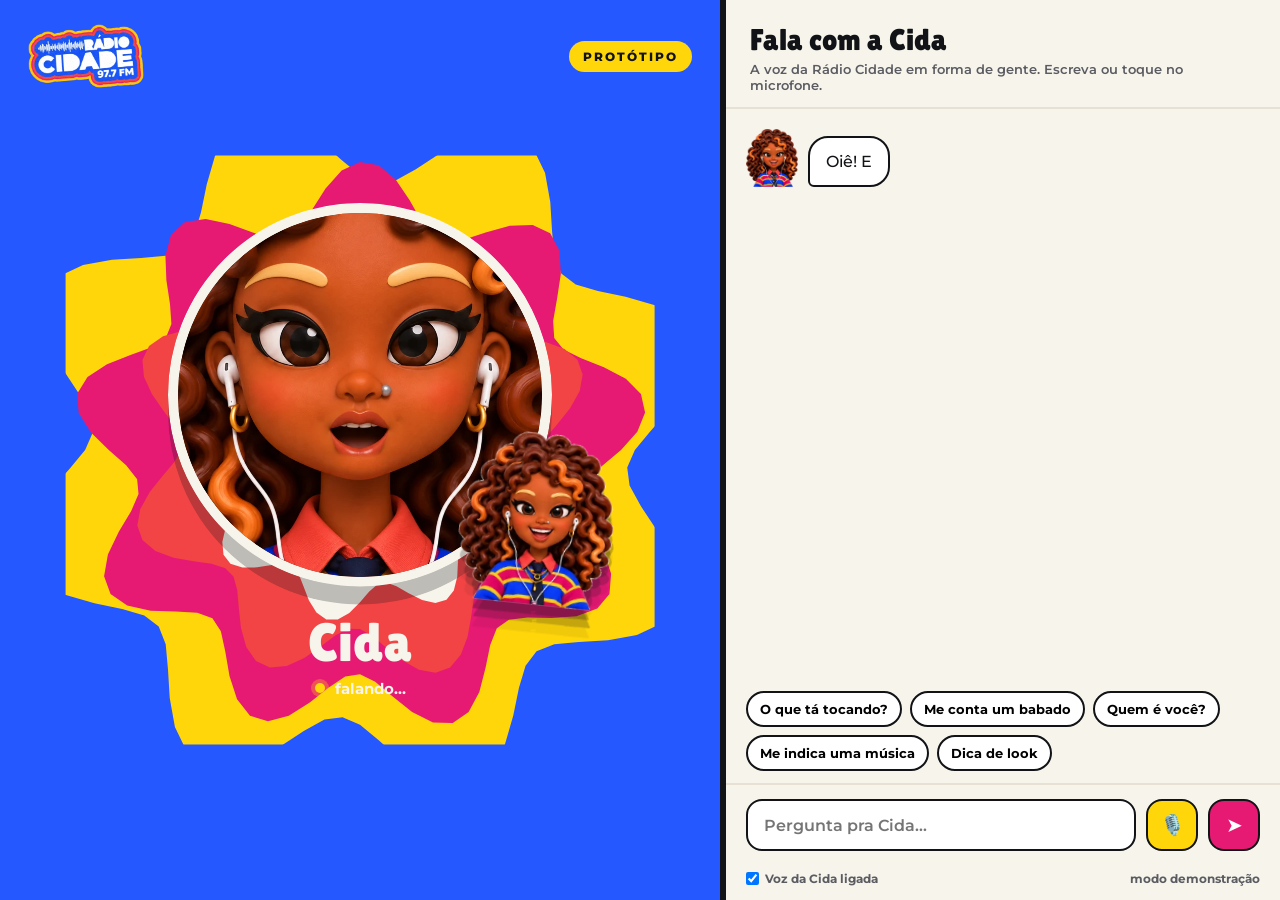
<file: cida/index.html>
<!DOCTYPE html>
<html lang="pt-BR">
<head>
<meta charset="utf-8">
<meta name="viewport" content="width=device-width, initial-scale=1">
<title>Cida · Rádio Cidade 97.7</title>
<link rel="preconnect" href="https://fonts.googleapis.com">
<link href="https://fonts.googleapis.com/css2?family=Lilita+One&family=Montserrat:wght@500;600;700;800&display=swap" rel="stylesheet">
<style>
:root{--pulso:#E61973;--freq:#2558FF;--sol:#FFD60A;--coral:#F24444;--asf:#121316;--papel:#F7F4EB}
*{box-sizing:border-box;margin:0;padding:0}
html,body{height:100%}
body{font-family:'Montserrat',Arial,sans-serif;background:var(--freq);color:var(--asf);overflow:hidden}
.app{height:100%;display:grid;grid-template-columns:minmax(300px,1fr) minmax(380px,560px);gap:0}
/* palco */
.stage{position:relative;display:flex;flex-direction:column;align-items:center;justify-content:center;padding:32px;overflow:hidden}
.stage .top{position:absolute;top:24px;left:28px;right:28px;display:flex;align-items:center;justify-content:space-between}
.stage .top img{height:64px}
.tag{font-size:12px;font-weight:800;letter-spacing:2px;background:var(--sol);color:var(--asf);padding:8px 14px;border-radius:99px}
.rings{position:absolute;width:min(78vh,46vw);height:min(78vh,46vw);left:50%;top:50%;transform:translate(-50%,-50%)}
.rings svg{width:100%;height:100%;animation:spin 60s linear infinite}
@keyframes spin{to{transform:rotate(360deg)}}
.face{position:relative;width:min(46vh,30vw);height:min(46vh,30vw);border-radius:50%;overflow:hidden;clip-path:circle(50%);isolation:isolate;border:10px solid var(--papel);background:#7a3a22;animation:bob 3.2s ease-in-out infinite}
.face img{position:absolute;inset:0;width:100%;height:100%;object-fit:cover;opacity:0;transition:opacity 70ms linear;border-radius:50%}
.face img.base{opacity:1;transition:none}
.face img.on{opacity:1}
.stage.talking .face{animation:bob 1.1s ease-in-out infinite}
@keyframes bob{0%,100%{transform:translateY(0) rotate(0)}50%{transform:translateY(-8px) rotate(-1deg)}}
.name{position:relative;margin-top:28px;text-align:center;color:var(--papel)}
.name h1{font-family:'Lilita One',sans-serif;font-weight:400;font-size:clamp(40px,6vh,64px);line-height:1}
.status{display:inline-flex;align-items:center;gap:10px;margin-top:10px;font-weight:700;font-size:15px}
.dot{width:10px;height:10px;border-radius:50%;background:#7CF29C;box-shadow:0 0 0 4px rgba(124,242,156,.25)}
.stage.talking .dot{background:var(--sol);box-shadow:0 0 0 4px rgba(255,214,10,.3)}
.stage.listening .dot{background:var(--coral);box-shadow:0 0 0 4px rgba(242,68,68,.3);animation:pulse 1s infinite}
@keyframes pulse{50%{box-shadow:0 0 0 10px rgba(242,68,68,0)}}
.facewrap{position:relative;filter:drop-shadow(0 18px 0 rgba(18,19,22,.25))}
.react{position:absolute;right:-16%;bottom:-6%;width:40%;transform:scale(0) rotate(-12deg);transition:transform .45s cubic-bezier(.34,1.56,.64,1)}
.react.show{transform:scale(1) rotate(6deg)}
.react img{width:100%;filter:drop-shadow(0 10px 0 rgba(18,19,22,.25))}
/* chat */
.chat{background:var(--papel);display:flex;flex-direction:column;min-height:0;border-left:6px solid var(--asf)}
.chat header{padding:22px 24px 14px;border-bottom:2px solid #e6e1d4}
.chat header h2{font-family:'Lilita One',sans-serif;font-weight:400;font-size:30px}
.chat header p{font-size:13px;color:#5b5c62;margin-top:4px;font-weight:600}
.msgs{flex:1;overflow-y:auto;padding:20px 20px 8px;display:flex;flex-direction:column;gap:14px}
.m{display:flex;gap:10px;align-items:flex-end;max-width:92%}
.m .b{padding:12px 16px;border-radius:20px;font-size:16px;line-height:1.45;font-weight:500}
.m.cida .b{background:#fff;border:2px solid var(--asf);border-bottom-left-radius:6px}
.b.dots{display:flex;gap:5px;align-items:center;padding:16px 18px}.b.dots i{width:8px;height:8px;border-radius:50%;background:var(--asf);opacity:.35;animation:dot 1s infinite}.b.dots i:nth-child(2){animation-delay:.15s}.b.dots i:nth-child(3){animation-delay:.3s}@keyframes dot{40%{opacity:1;transform:translateY(-3px)}}
.m.cida .ouvir{align-self:flex-end;margin-left:6px;display:inline-flex;gap:6px;align-items:center;font:700 13px Montserrat,sans-serif;background:var(--pulso,#E61973);color:#fff;border:0;border-radius:99px;padding:8px 13px;cursor:pointer;animation:pulsa 1.4s ease-in-out infinite}.m.cida .ouvir svg{width:16px;height:16px}@keyframes pulsa{50%{transform:scale(1.06)}}
.m.cida img{width:52px;height:58px;object-fit:contain;flex:none}
.m.eu{align-self:flex-end}
.m.eu .b{background:var(--freq);color:var(--papel);border-bottom-right-radius:6px}
.chips{display:flex;gap:8px;flex-wrap:wrap;padding:8px 20px 12px}
.chips button{font:700 13px 'Montserrat',sans-serif;border:2px solid var(--asf);background:#fff;border-radius:99px;padding:8px 12px;cursor:pointer}
.chips button:hover{background:var(--sol)}
form{display:flex;gap:10px;padding:14px 20px 20px;border-top:2px solid #e6e1d4}
form input{flex:1;font:600 16px 'Montserrat',sans-serif;padding:14px 16px;border:2px solid var(--asf);border-radius:16px;background:#fff;min-width:0}
.btn{flex:none;width:52px;height:52px;border-radius:16px;border:2px solid var(--asf);cursor:pointer;display:grid;place-items:center;font-size:20px}
.send{background:var(--pulso);color:#fff}
.mic{background:var(--sol)}
.mic.on{background:var(--coral);color:#fff;animation:pulse 1s infinite}
.opts{display:flex;justify-content:space-between;align-items:center;padding:0 20px 14px;font-size:12px;font-weight:700;color:#5b5c62}
.opts label{display:flex;gap:6px;align-items:center;cursor:pointer}
.opts select{font:700 12px 'Montserrat',sans-serif;border:2px solid var(--asf);border-radius:8px;padding:3px 6px;background:#fff}
.note{position:fixed;left:50%;bottom:18px;transform:translateX(-50%);background:var(--asf);color:var(--papel);font-size:13px;font-weight:600;padding:10px 16px;border-radius:12px;opacity:0;transition:opacity .3s;pointer-events:none;max-width:90vw;text-align:center}
.note.show{opacity:1}
@media (max-width:700px){
  body{overflow:auto}
  .app{grid-template-columns:1fr;grid-template-rows:auto 1fr;height:auto;min-height:100%}
  .stage{min-height:52vh;padding-top:96px}
  .face{width:56vw;height:56vw}
  .rings{width:96vw;height:96vw}
  .chat{border-left:none;border-top:6px solid var(--asf);min-height:60vh}
}
</style>
</head>
<body>
<div class="app">
  <section class="stage" id="stage">
    <div class="rings"><svg viewBox="0 0 600 600" aria-hidden="true" id="ringsvg"></svg></div>
    <div class="top"><img src="img/logo.webp" alt="Rádio Cidade 97.7 FM"><span class="tag">PROTÓTIPO</span></div>
    <div class="facewrap"><div class="face" id="face" aria-label="Cida falando"></div>
    <div class="react" id="react"><img id="reactImg" alt=""></div></div>
    <div class="name"><h1>Cida</h1><div class="status"><span class="dot"></span><span id="status">online agora</span></div></div>
  </section>
  <section class="chat">
    <header><h2>Fala com a Cida</h2><p>A voz da Rádio Cidade em forma de gente. Escreva ou toque no microfone.</p></header>
    <div class="msgs" id="msgs" aria-live="polite"></div>
    <div class="chips" id="chips"></div>
    <form id="form" autocomplete="off">
      <input id="inp" placeholder="Pergunta pra Cida…" aria-label="Mensagem para a Cida">
      <button type="button" class="btn mic" id="mic" title="Falar com a Cida" aria-label="Falar com a Cida">🎙️</button>
      <button type="submit" class="btn send" title="Enviar" aria-label="Enviar">➤</button>
    </form>
    <div class="opts"><label><input type="checkbox" id="voz" checked> Voz da Cida ligada</label><select id="prov" hidden><option value="gemini">Gemini</option><option value="eleven">ElevenLabs</option></select><span id="modo">modo demonstração</span></div>
  </section>
</div>
<div class="note" id="note"></div>
<script>
// ===== Configuração =====
// Quando houver a função com a chave do Claude, coloque o endereço aqui (ex.: "/.netlify/functions/cida").
const API_URL = "https://ygvckbjzxxpqchqpyoug.supabase.co/functions/v1/cida";

// ===== Anéis da marca: reagem à voz da Cida =====
let ringTarget=0;
(function(){
  const cols=['#FFD60A','#E61973','#F24444','#F7F4EB','#FFD60A','#E61973'];
  const svg=document.getElementById('ringsvg');
  svg.innerHTML=cols.map(c=>`<path fill="${c}"/>`).join('');
  const paths=[...svg.querySelectorAll('path')];
  const reduce=matchMedia('(prefers-reduced-motion: reduce)').matches;
  let amp=0,last=performance.now(),ph=0;const hist=[];   // histórico do volume pra onda sair do centro
  function ampAgo(ms,now){for(let j=hist.length-1;j>=0;j--)if(now-hist[j][0]>=ms)return hist[j][1];return hist.length?hist[0][1]:0}
  function draw(now){
    const dt=Math.min(.05,(now-last)/1000);last=now;
    amp+=(ringTarget-amp)*(ringTarget>amp?.5:.15);
    hist.push([now,amp]);while(hist.length&&now-hist[0][0]>700)hist.shift();
    ph+=dt*(0.5+amp*4);
    const n=cols.length;
    paths.forEach((p,i)=>{
      // anel de dentro reage primeiro; a onda chega nos de fora 70 ms depois, um por um
      const a=ampAgo((n-1-i)*70,now);
      const R=290*(1-i/n)*(1+a*0.10);
      const wav=0.03+a*0.12,lobes=8+(i%2);
      let d='';
      for(let k=0;k<=96;k++){const t=k/96*Math.PI*2;
        const r=R*(1+wav*Math.sin(lobes*t+i*.5+ph*(i%2?1:-1)*(1+i*.15)));
        d+=(k?'L':'M')+(300+r*Math.cos(t)).toFixed(1)+' '+(300+r*Math.sin(t)).toFixed(1)}
      p.setAttribute('d',d+'Z');
    });
    if(!reduce)requestAnimationFrame(draw);
  }
  draw(performance.now());
})();

// ===== Rosto e bocas =====
const SHAPES=['repouso','leve','dentes','e','a','o','i'];
const face=document.getElementById('face'),imgs={};
SHAPES.forEach(n=>{const im=new Image();im.src=`img/boca-${n==='repouso'?'fechada':n}.webp`;im.alt='';face.appendChild(im);imgs[n]=im});
let cur='';function mouth(n){if(n===cur)return;if(imgs[cur]&&cur!=='repouso')imgs[cur].classList.remove('on');if(n!=='repouso')imgs[n].classList.add('on');cur=n}
imgs.repouso.classList.add('base');
mouth('repouso');
const MOODS={feliz:'expc-feliz',chocada:'expc-chocada',curtindo:'expc-curtindo',desconfiada:'expc-desconfiada',rindo:'expc-rindo',piscadinha:'expc-piscadinha'};
Object.values(MOODS).forEach(f=>{new Image().src=`img/${f}.webp`});
function viseme(ch){
  const c=ch.normalize('NFD').replace(/[\u0300-\u036f]/g,'').toLowerCase();
  if(c==='a')return 'a'; if(c==='e')return 'e'; if(c==='i'||c==='y')return 'i'; if(c==='o'||c==='u'||c==='w')return 'o';
  if('mbp'.includes(c))return 'repouso'; if('fvltdnr'.includes(c))return 'dentes'; if('szxjc'.includes(c))return 'i';
  if(/[a-z]/.test(c))return 'leve'; return 'repouso';
}

// ===== Voz =====
let voice=null;
function pickVoice(){const vs=speechSynthesis.getVoices().filter(v=>/^pt(-|_)BR/i.test(v.lang));
  const pref=['Luciana','Francisca','Google português do Brasil','Fernanda','Maria','Vitoria','Thalita'];
  voice=vs.find(v=>pref.some(p=>v.name.includes(p)))||vs[0]||null}
if('speechSynthesis' in window){pickVoice();speechSynthesis.onvoiceschanged=pickVoice}

const stage=document.getElementById('stage'),statusEl=document.getElementById('status');
function setStatus(t,cls){statusEl.textContent=t;stage.classList.remove('talking','listening');if(cls)stage.classList.add(cls)}

// fala: anima a boca sincronizada com o texto (e com a voz, quando ligada)
let talkId=0;
function speak(text,bubble,allowVoice=true){
  const my=++talkId;
  return new Promise(res=>{
    const useVoice=allowVoice&&document.getElementById('voz').checked&&'speechSynthesis' in window&&voice;
    const cps=useVoice?14.5:17; let base=0,baseT=performance.now(),done=false,last=-1;
    setStatus('falando…','talking');
    function frame(now){
      if(done)return;
      if(my!==talkId){done=true;bubble.textContent=text;res();return}
      let idx=Math.floor(base+(now-baseT)/1000*cps);
      if(idx>=text.length){idx=text.length; if(!useVoice){finish();return}}
      if(idx!==last){bubble.textContent=text.slice(0,Math.max(idx,1));last=idx;scrollDown()}
      {const vm=idx<text.length?viseme(text[idx]):'repouso';ringTarget=vm==='repouso'?0.05:(vm==='a'||vm==='o'?0.7:0.4);mouth(vm)}
      requestAnimationFrame(frame);
    }
    function finish(){if(done)return;done=true;ringTarget=0;bubble.textContent=text;mouth('repouso');setStatus('online agora');res()}
    if(useVoice){
      speechSynthesis.cancel();
      const u=new SpeechSynthesisUtterance(text);u.lang='pt-BR';u.voice=voice;u.rate=1.08;u.pitch=1.15;
      u.onboundary=e=>{if(typeof e.charIndex==='number'){base=e.charIndex;baseT=performance.now()}};
      u.onend=finish;u.onerror=finish;
      speechSynthesis.speak(u);
      setTimeout(finish,text.length/cps*1000+6000);
    }
    requestAnimationFrame(frame);
  });
}

// ===== Voz do Gemini (áudio de verdade) =====
// Um único player, liberado no clique do usuário (Safari e Chrome bloqueiam som que começa depois de esperar a internet).
const player=new Audio();player.preload='auto';
const SILENT='[data-uri]';
let unlocked=false;
const prov=document.getElementById('prov');
prov.onchange=()=>{try{localStorage.setItem('cida-voz',prov.value)}catch(e){}};
player.addEventListener('playing',()=>{unlocked=true});
function unlockAudio(){
  if(unlocked||!player.paused)return;unlocked=true;
  try{player.src=SILENT;const p=player.play();if(p)p.catch(()=>{unlocked=false})}catch(e){unlocked=false}
  if('speechSynthesis' in window){try{speechSynthesis.speak(new SpeechSynthesisUtterance(''))}catch(e){}}
}
// lê o WAV e monta a "trilha de bocas" a cada 10 ms, a partir do próprio som
function mouthTrack(u8){
  try{const dv=new DataView(u8.buffer);let p=12,rate=24000,bits=16,ch=1,start=-1,len=0;
    while(p+8<=u8.length){const id=String.fromCharCode(u8[p],u8[p+1],u8[p+2],u8[p+3]),sz=dv.getUint32(p+4,true);
      if(id==='fmt '){ch=dv.getUint16(p+10,true);rate=dv.getUint32(p+12,true);bits=dv.getUint16(p+22,true)}
      if(id==='data'){start=p+8;len=Math.min(sz,u8.length-start);break}p+=8+sz+(sz&1)}
    if(start<0||bits!==16)return null;
    const n=Math.floor(len/2/ch),hop=Math.round(rate/100),F=Math.ceil(n/hop),amp=new Float32Array(F),zcr=new Float32Array(F);
    for(let f=0;f<F;f++){let s=0,z=0,c=0,prev=0;
      for(let i=f*hop;i<Math.min(n,(f+1)*hop);i++){const v=dv.getInt16(start+i*2*ch,true)/32768;s+=v*v;if((v>=0)!==(prev>=0))z++;prev=v;c++}
      amp[f]=c?Math.sqrt(s/c):0;zcr[f]=c?z/c:0}
    // suaviza e normaliza pelo pico da fala
    const sm=new Float32Array(F);for(let f=0;f<F;f++){let t=0,k=0;for(let j=f-2;j<=f+2;j++)if(j>=0&&j<F){t+=amp[j];k++}sm[f]=t/k}
    const sorted=Array.from(sm).sort((x,y)=>x-y),peak=sorted[Math.floor(F*0.97)]||1e-6;
    const track=new Array(F);let cur='repouso',hold=0,alt=0;
    for(let f=0;f<F;f++){
      const x=Math.min(sm[f]/peak,1.2),hiss=zcr[f]>0.28;
      let want;
      if(x<0.12)want='repouso';
      else if(hiss&&x<0.6)want='i';
      else if(x<0.25)want='leve';
      else if(x<0.42)want='dentes';
      else if(x<0.66)want='e';
      else want=(alt%4===3?'o':'a');
      if(want!==cur&&hold<=0){cur=want;hold=9;if(want==='a'||want==='o')alt++}
      hold--;track[f]=cur;
    }
    track.amp=Array.from(sm,v=>Math.min(v/peak,1.2));
    return track}catch(e){return null}
}
async function fetchVoice(text,mood){
  try{const r=await fetch(API_URL,{method:'POST',headers:{'Content-Type':'application/json'},body:JSON.stringify({acao:'voz',text,mood,provider:prov.value})});
    if(!r.ok)return null;const j=await r.json();if(!j.audio)return null;
    if(prov.value==='eleven'&&!(j.model||'').startsWith('elevenlabs'))toast('ElevenLabs indisponível agora, usei a voz do Gemini.');
    const bin=atob(j.audio),u8=new Uint8Array(bin.length);for(let i=0;i<bin.length;i++)u8[i]=bin.charCodeAt(i);
    return {url:URL.createObjectURL(new Blob([u8],{type:j.mime||'audio/wav'})),track:mouthTrack(u8)};}catch(e){return null}
}
function speakAudio(text,bubble,v,from=0,to=text.length,last=true){
  const my=++talkId;
  return new Promise(res=>{
    let done=false,lastI=-1;setStatus('falando…','talking');
    function frame(){
      if(done)return;
      if(my!==talkId){finish(true);return}
      const d=player.duration||0,t=player.currentTime,p=d&&isFinite(d)?Math.min(t/d,1):0,idx=from+Math.floor(p*(to-from));
      if(idx!==lastI){bubble.textContent=text.slice(0,Math.max(idx,1));lastI=idx;scrollDown()}
      let m;
      if(v.track){m=v.track[Math.floor((t+0.03)*100)]||'repouso'}
      else{m=idx<to?viseme(text[idx]):'repouso'}
      ringTarget=v.track&&v.track.amp?Math.min(1,(v.track.amp[Math.floor((t+0.03)*100)]||0)):(m==='repouso'?0.1:0.6);
      mouth(m);requestAnimationFrame(frame);
    }
    function finish(ok=true){if(done)return;done=true;const meu=my===talkId;if(meu){ringTarget=0;player.onended=player.onerror=null;mouth('repouso')}bubble.textContent=meu?text.slice(0,to):text;if(last&&meu)setStatus('online agora');if(v.revoke!==false)URL.revokeObjectURL(v.url);res(ok)}
    player.onended=()=>finish(true);player.onerror=()=>finish(true);
    player.src=v.url;
    player.play().then(()=>requestAnimationFrame(frame)).catch(()=>{finish(false)});
  });
}
// trecho sem voz: só anima a boca e o texto
function revealSilent(text,bubble,from,to){
  const my=++talkId;
  return new Promise(res=>{const t0=performance.now();setStatus('falando…','talking');
    (function f(now){if(my!==talkId){bubble.textContent=text.slice(0,to);return res()}
      const idx=Math.min(to,from+Math.floor((now-t0)/1000*17));bubble.textContent=text.slice(0,Math.max(idx,1));scrollDown();
      const vm=idx<to?viseme(text[idx]):'repouso';ringTarget=vm==='repouso'?0.05:0.5;mouth(vm);
      if(idx>=to){ringTarget=0;mouth('repouso');return res()}requestAnimationFrame(f)})(t0)});
}
function b64Voice(b64,mime){const bin=atob(b64),u8=new Uint8Array(bin.length);for(let i=0;i<bin.length;i++)u8[i]=bin.charCodeAt(i);
  return {url:URL.createObjectURL(new Blob([u8],{type:mime||'audio/wav'})),track:mouthTrack(u8)}}

// ===== Conversa =====
const msgs=document.getElementById('msgs');function scrollDown(){msgs.scrollTop=msgs.scrollHeight}
function addMe(t){const d=document.createElement('div');d.className='m eu';d.innerHTML='<div class="b"></div>';d.firstChild.textContent=t;msgs.appendChild(d);scrollDown()}
function addCida(mood){const d=document.createElement('div');d.className='m cida';d.innerHTML=`<img src="img/${MOODS[mood]||MOODS.feliz}.webp" alt="Cida ${mood}"><div class="b"></div>`;msgs.appendChild(d);scrollDown();return d.querySelector('.b')}
const react=document.getElementById('react'),reactImg=document.getElementById('reactImg');
function showMood(mood){reactImg.src=`img/${MOODS[mood]||MOODS.feliz}.webp`;react.classList.remove('show');void react.offsetWidth;react.classList.add('show');clearTimeout(showMood.t);showMood.t=setTimeout(()=>react.classList.remove('show'),4200)}

// respostas do modo demonstração (sem IA ainda)
const norm=s=>s.normalize('NFD').replace(/[̀-ͯ]/g,'').toLowerCase();
let ctx='';
function demo(q){
  const t=norm(q);
  const R=(text,mood,c='')=>{ctx=c;return {text,mood}};
  if(ctx==='babado'&&/\b(conta|quero|sim|bora|manda|fala|claro)\b/.test(t))return R('Então senta que lá vem! Rolou um climão nos bastidores e todo mundo tá comentando. Os detalhes saem hoje no nosso perfil, o @cidade.plus. E ó: eu só conto o que é confirmado. Fofoca, sim. Fake, nunca!','desconfiada');
  if(/\b(oi|ola|oie|oiee|eai|e ai|bom dia|boa tarde|boa noite|salve|hey)\b/.test(t))return R('Oiê! Aqui é a Cida, da Rádio Cidade 97.7! Quer saber o que tá tocando, um babado fresquinho ou uma indicação de música?','feliz');
  if(/(quem e voce|quem e vc|seu nome|quem e a cida|o que voce faz|vc e quem|voce e quem)/.test(t))return R('Eu sou a Cida, a voz da Rádio Cidade em forma de gente! Tenho 20 anos, não largo o meu fone, sei de tudo primeiro e sempre tenho uma música pra indicar.','piscadinha');
  if(/(tocando|toca agora|no ar|o que toca|programacao|musica agora)/.test(t))return R('Agora tá rolando o lançamento da Ludmilla, o hino do Carnaval que já tem dona! Aumenta o som que essa toca aqui todo dia.','curtindo');
  if(/(babado|fofoca|fofoq|treta|polemica|novidade|bafo|tea)/.test(t))return R('Gente, para tudo! O Alto Leblon tá pegando fogo e a Marina tá no meio do furacão. Quer que eu te conte?','chocada','babado');
  if(/(verdade|e fake|mentira|confirmad|boato)/.test(t))return R('Hum… se eu não confirmei, eu não espalho. Aqui é assim: fofoca, sim. Fake, nunca.','desconfiada');
  if(/(indica|recomenda|sugere|sugestao|playlist|musica pra|o que ouvir|me indica)/.test(t))return R('Anota aí: tá no nosso radar o comeback do BTS. ARMY, segura o coração! Se você curte pop, essa vai grudar na cabeça.','feliz');
  if(/(reality|bbb|big brother|fazenda|paredao|eliminad)/.test(t))return R('Ai, reality é a minha vida! Eu assisto tudo e comento tudo, mas sem cancelar ninguém. Quem é o seu favorito?','rindo');
  if(/(look|roupa|moda|vestir|estilo|outfit)/.test(t))return R('Minha dica: mistura uma peça vintage com algo que tá em alta. Suéter listrado, bermuda larga e tênis. E nunca esquece o fone!','piscadinha');
  if(/(obrigad|valeu|tchau|ate mais|beijo|bjs|flw)/.test(t))return R('Imagina! Fica comigo que eu te conto. Toca aqui, toca na Cidade!','piscadinha');
  if(/(kkk|haha|rsrs|kakak)/.test(t))return R('Não aguento, socorro! Você é das minhas.','rindo');
  return R('Hum, essa eu ainda não sei responder: por enquanto eu tô no modo demonstração. Me pergunta o que tá tocando, pede um babado ou uma indicação de música!','desconfiada');
}
const hist=[];function setModo(t){document.getElementById('modo').textContent=t}
async function answer(q){
  if(API_URL){
    try{const r=await fetch(API_URL,{method:'POST',headers:{'Content-Type':'application/json'},body:JSON.stringify({messages:hist})});
      const j=await r.json();if(r.ok&&j&&j.text){setModo('IA conectada');return {text:j.text,mood:j.mood||'feliz',ai:true}}}catch(e){}
    setModo('modo demonstração');
  }
  return demo(q);
}
let busy=false;
function typing(on){let t=document.getElementById('digitando');
  if(on&&!t){t=document.createElement('div');t.id='digitando';t.className='m cida';t.innerHTML='<img src="img/'+MOODS.feliz+'.webp" alt=""><div class="b dots"><i></i><i></i><i></i></div>';msgs.appendChild(t);scrollDown()}
  if(!on&&t)t.remove()}
// pede texto e voz numa chamada só; a voz vem frase por frase e a 1ª já começa a tocar
async function falaIA(withVoice){
  const ac=new AbortController(),to=setTimeout(()=>ac.abort(),14000);
  const r=await fetch(API_URL,{method:'POST',signal:ac.signal,headers:{'Content-Type':'application/json'},body:JSON.stringify({acao:'fala',voz:withVoice,messages:hist})});
  if(!r.ok||!r.body)throw new Error('http');
  const rd=r.body.getReader(),dec=new TextDecoder();let buf='',info=null;const waits={},got={};let fimR;const fim=new Promise(z=>fimR=z);
  const parte=i=>i in got?Promise.resolve(got[i]):new Promise(z=>{waits[i]=z});
  const ok=new Promise((resolve,reject)=>{
    (async()=>{try{for(;;){const {value,done}=await rd.read();if(done)break;buf+=dec.decode(value,{stream:true});let k;
      while((k=buf.indexOf('\n'))>=0){const line=buf.slice(0,k);buf=buf.slice(k+1);if(!line.trim())continue;const j=JSON.parse(line);
        if(j.t==='texto'){info=j;clearTimeout(to);resolve(j)}
        else if(j.t==='audio'||j.t==='semvoz'){const v=j.t==='audio'?b64Voice(j.audio,j.mime):null;got[j.i]=v;if(waits[j.i])waits[j.i](v)}
        else if(j.t==='erro'){reject(new Error(j.detail||'erro'))}}}
      }catch(e){reject(e)}finally{if(!info)reject(new Error('sem texto'));for(const i in waits)if(!(i in got))waits[i](null);fimR()}})();
  });
  const j=await ok;return {text:j.text,mood:j.mood||'feliz',partes:j.partes||[],parte,ai:true};
}
async function send(q){
  q=(q||'').trim();if(!q||busy)return;busy=true;unlockAudio();welcomeDone=true;
  addMe(q);hist.push({role:'user',content:q});
  setStatus('digitando…');typing(true);
  const wantVoice=document.getElementById('voz').checked;
  let a=null;
  if(API_URL){try{a=await falaIA(wantVoice);setModo('IA conectada')}catch(e){a=null}}
  if(!a){a=await answer(q)}
  hist.push({role:'assistant',content:a.text});
  if(a.parte&&a.partes.length){
    // posição de cada frase no texto, para a legenda acompanhar a voz
    let cur=0;const cortes=a.partes.map((p,i)=>{const at=a.text.indexOf(p,cur);const s=at>=0?at:cur;cur=i===a.partes.length-1?a.text.length:(at>=0?at+p.length:Math.round(a.text.length*(i+1)/a.partes.length));return [s,cur]});
    cortes[cortes.length-1][1]=a.text.length;
    showMood(a.mood);setStatus('gravando áudio…');
    const v0=await a.parte(0);typing(false);const b=addCida(a.mood);
    for(let i=0;i<cortes.length;i++){
      const v=i===0?v0:await a.parte(i);const [s,e]=cortes[i];const from=i===0?0:s;
      if(v){const ok=await speakAudio(a.text,b,v,from,e,i===cortes.length-1);if(!ok){toast('Toque na tela para liberar o som da Cida.');await revealSilent(a.text,b,from,a.text.length);break}}
      else if(i===0&&cortes.length===1&&document.getElementById('voz').checked&&voice)await speak(a.text,b,true); // sem a voz da IA: usa a voz do aparelho
      else await revealSilent(a.text,b,from,e);
    }
    b.textContent=a.text;setStatus('online agora');
  }else{
    typing(false);showMood(a.mood);const b=addCida(a.mood);await speak(a.text,b,false);
  }
  busy=false;
}
document.getElementById('form').addEventListener('submit',e=>{e.preventDefault();const i=document.getElementById('inp');const v=i.value;i.value='';send(v)});
const CH=['O que tá tocando?','Me conta um babado','Quem é você?','Me indica uma música','Dica de look'];
const chips=document.getElementById('chips');CH.forEach(c=>{const b=document.createElement('button');b.type='button';b.textContent=c;b.onclick=()=>send(c);chips.appendChild(b)});

// ===== Microfone: grava a fala e o Gemini transcreve =====
const note=document.getElementById('note');function toast(t){note.textContent=t;note.classList.add('show');clearTimeout(toast.t);toast.t=setTimeout(()=>note.classList.remove('show'),4000)}
const micBtn=document.getElementById('mic');let rec=null;
function wavFrom(chunks,inRate){
  const total=chunks.reduce((n,c)=>n+c.length,0),data=new Float32Array(total);let o=0;for(const c of chunks){data.set(c,o);o+=c.length}
  const outRate=16000,ratio=inRate/outRate,n=Math.floor(total/ratio),pcm=new Int16Array(n);
  for(let i=0;i<n;i++){let s=0,k=0;for(let j=Math.floor(i*ratio);j<Math.min(total,Math.floor((i+1)*ratio));j++){s+=data[j];k++}const v=Math.max(-1,Math.min(1,k?s/k:0));pcm[i]=v*32767}
  const buf=new ArrayBuffer(44+pcm.length*2),dv=new DataView(buf);const W=(p,s)=>{for(let i=0;i<s.length;i++)dv.setUint8(p+i,s.charCodeAt(i))};
  W(0,'RIFF');dv.setUint32(4,36+pcm.length*2,true);W(8,'WAVE');W(12,'fmt ');dv.setUint32(16,16,true);dv.setUint16(20,1,true);dv.setUint16(22,1,true);
  dv.setUint32(24,outRate,true);dv.setUint32(28,outRate*2,true);dv.setUint16(32,2,true);dv.setUint16(34,16,true);W(36,'data');dv.setUint32(40,pcm.length*2,true);
  new Int16Array(buf,44).set(pcm);let bin='';const u8=new Uint8Array(buf);for(let i=0;i<u8.length;i+=8192)bin+=String.fromCharCode.apply(null,u8.subarray(i,i+8192));return btoa(bin);
}
async function startMic(){
  let stream;
  try{stream=await navigator.mediaDevices.getUserMedia({audio:{echoCancellation:true,noiseSuppression:true,autoGainControl:true}})}
  catch(e){toast('Permita o microfone no navegador para falar com a Cida.');return}
  const ctx=new (window.AudioContext||window.webkitAudioContext)();await ctx.resume();
  const src=ctx.createMediaStreamSource(stream),proc=ctx.createScriptProcessor(4096,1,1),chunks=[];
  let spoke=false,quiet=0,t0=performance.now(),stopped=false;
  rec={stop};
  micBtn.classList.add('on');setStatus('ouvindo você…','listening');
  proc.onaudioprocess=e=>{
    if(stopped)return;const d=e.inputBuffer.getChannelData(0);chunks.push(new Float32Array(d));
    let s=0;for(const v of d)s+=v*v;const rms=Math.sqrt(s/d.length);
    if(rms>0.02){spoke=true;quiet=0}else if(spoke)quiet+=d.length/ctx.sampleRate;
    if((spoke&&quiet>1.3)||performance.now()-t0>15000||(!spoke&&performance.now()-t0>7000))stop();
  };
  src.connect(proc);proc.connect(ctx.destination);
  async function stop(){
    if(stopped)return;stopped=true;rec=null;
    proc.disconnect();src.disconnect();stream.getTracks().forEach(t=>t.stop());const rate=ctx.sampleRate;ctx.close();
    micBtn.classList.remove('on');
    if(!spoke){setStatus('online agora');toast('Não ouvi nada. Toca no microfone e fala de novo.');return}
    setStatus('entendendo…');
    try{
      const r=await fetch(API_URL,{method:'POST',headers:{'Content-Type':'application/json'},body:JSON.stringify({acao:'ouvir',audio:wavFrom(chunks,rate)})});
      const j=await r.json();setStatus('online agora');
      if(j.text&&j.text.trim())send(j.text.trim());else toast('Não entendi direito. Tenta de novo?');
    }catch(e){setStatus('online agora');toast('Não consegui ouvir agora. Tenta digitar?')}
  }
}
micBtn.onclick=()=>{
  unlockAudio();
  if(rec){rec.stop();return}
  if(busy)return;
  if(!navigator.mediaDevices||!navigator.mediaDevices.getUserMedia){toast('Seu navegador não libera o microfone. Digite a mensagem.');return}
  player.pause();
  startMic();
};

document.addEventListener('pointerdown',unlockAudio,{once:true});
// ===== Embutido no site da rádio =====
const QS=new URLSearchParams(location.search);
if(QS.has('embed')){document.querySelector('.tag').style.display='none'}
// ===== Boas-vindas =====
if(QS.get('q')){setTimeout(()=>send(QS.get('q')),500)}
else setTimeout(()=>{showMood('feliz');const b=addCida('feliz');speakWelcome(b)},600);
// acorda a função da IA enquanto a pessoa lê a boas-vindas
if(API_URL)fetch(API_URL,{method:'POST',headers:{'Content-Type':'application/json'},body:'{"acao":"ping"}'}).catch(()=>{});
const BOAS='Oiê! Eu sou a Cida, da Rádio Cidade 97.7. Pode perguntar o que tá tocando, pedir um babado ou uma indicação de música!';
let welcomeDone=false,welcomeV=null;
const welcomeLoad=fetch('voz/boasvindas.wav?v=3').then(r=>r.arrayBuffer()).then(ab=>{const u8=new Uint8Array(ab);welcomeV={url:URL.createObjectURL(new Blob([u8],{type:'audio/wav'})),track:mouthTrack(u8),revoke:false}}).catch(()=>{});
async function speakWelcome(b){
  await welcomeLoad;
  if(welcomeV&&document.getElementById('voz').checked){
    // tenta tocar sozinho (funciona quando a pessoa já clicou no site, como na apresentação)
    const ok=await speakAudio(BOAS,b,welcomeV);
    if(ok){welcomeDone=true;unlocked=true;return}
  }
  await speak(BOAS,b,false);
  if(!welcomeV||welcomeDone)return;
  // navegador bloqueou o som: o primeiro toque na tela faz ela falar
  const bt=document.createElement('button');bt.type='button';bt.className='ouvir';
  bt.innerHTML='<svg viewBox="0 0 24 24" fill="currentColor" aria-hidden="true"><path d="M4 9v6h4l5 4V5L8 9H4zm12.5 3a4.5 4.5 0 0 0-2.5-4v8a4.5 4.5 0 0 0 2.5-4zM14 3.2v2.1a7 7 0 0 1 0 13.4v2.1a9 9 0 0 0 0-17.6z"/></svg>Ouvir a Cida';
  b.parentNode.appendChild(bt);scrollDown();
  const tocar=async e=>{if(welcomeDone||busy)return;if(e&&e.target&&e.target.closest&&e.target.closest('form,#chips,#mic,.opts'))return;
    welcomeDone=true;bt.remove();document.removeEventListener('pointerdown',tocar);unlockAudio();busy=true;
    const ok=await speakAudio(BOAS,b,welcomeV);if(!ok)b.textContent=BOAS;busy=false};
  bt.onclick=tocar;document.addEventListener('pointerdown',tocar);
}
</script>
</body>
</html>
</file>
<file: apresentacao-cida/deck.css>
/* Rádio Cidade 97.7 · apresentação da brand persona */
@font-face{font-family:'Lito';src:url(fonts/LitoStencil.otf) format('opentype');font-display:block}
@font-face{font-family:'Mont';src:url(fonts/montserrat-latin-500-normal-DRFEGfly.woff2) format('woff2');font-weight:500}
@font-face{font-family:'Mont';src:url(fonts/montserrat-latin-600-normal-UVxSCcoG.woff2) format('woff2');font-weight:600}
@font-face{font-family:'Mont';src:url(fonts/montserrat-latin-700-normal-BdjcYUrC.woff2) format('woff2');font-weight:700}
@font-face{font-family:'Mont';src:url(fonts/montserrat-latin-800-normal-axpkC1rd.woff2) format('woff2');font-weight:800}

:root{
  --pulso:#E61973;--freq:#2558FF;--sol:#FFD60A;--coral:#F24444;--ink:#121316;--papel:#F7F4EB;
  --ease:cubic-bezier(.16,1,.3,1);--move:cubic-bezier(.76,0,.24,1);--pop:cubic-bezier(.34,1.56,.64,1);
  --pad:clamp(24px,4.2vw,72px);
}
*{box-sizing:border-box;margin:0;padding:0}
html,body{height:100%;overflow:hidden;background:var(--ink)}
body{font-family:'Mont',Arial,sans-serif;color:var(--ink);-webkit-font-smoothing:antialiased}
img{display:block;max-width:100%}
button{font:inherit;color:inherit}
a{color:inherit;text-decoration:none}
:focus-visible{outline:3px solid var(--sol);outline-offset:3px}
.L{font-family:'Lito',sans-serif;font-weight:400;text-transform:uppercase;line-height:.86;letter-spacing:-.01em}

/* ---------- camadas fixas ---------- */
#bg{position:fixed;inset:0;background:var(--ink);transition:background-color .7s var(--move);z-index:0}
#gl{position:fixed;inset:0;width:100%;height:100%;z-index:2;pointer-events:none}
#grao{position:fixed;inset:-50%;z-index:30;pointer-events:none;opacity:.07;mix-blend-mode:overlay;
  background-image:url("data:image/svg+xml,%3Csvg xmlns='http://www.w3.org/2000/svg' width='220' height='220'%3E%3Cfilter id='n'%3E%3CfeTurbulence type='fractalNoise' baseFrequency='.85' numOctaves='3' stitchTiles='stitch'/%3E%3C/filter%3E%3Crect width='100%25' height='100%25' filter='url(%23n)'/%3E%3C/svg%3E");
  animation:grao 1.2s steps(6) infinite}
@keyframes grao{0%{transform:translate(0,0)}33%{transform:translate(-3%,2%)}66%{transform:translate(2%,-3%)}}
#wipe{position:fixed;inset:0;z-index:40;pointer-events:none;transform:translateY(101%);display:flex;flex-direction:column}
#wipe i{flex:1}
#wipe.go{animation:wipe .9s var(--move) forwards}
@keyframes wipe{0%{transform:translateY(101%)}45%,55%{transform:translateY(0)}100%{transform:translateY(-101%)}}

/* ---------- chrome ---------- */
.topo{position:fixed;top:0;left:0;right:0;z-index:35;display:flex;align-items:center;gap:20px;padding:20px var(--pad);pointer-events:none}
.topo>*{pointer-events:auto}
.topo .logo{height:42px;width:auto}
.topo .sec{font-weight:700;font-size:13px;opacity:.75;transition:color .5s}
.toca-nav{margin-left:auto;display:inline-flex;align-items:center;gap:10px;border:0;border-radius:999px;background:var(--sol);color:var(--ink);font-weight:800;font-size:14px;padding:10px 16px;cursor:pointer;transition:transform .2s var(--pop)}
.toca-nav:hover{transform:scale(1.05)}
.eqm{display:inline-flex;gap:2px;align-items:flex-end;height:14px}
.eqm i{width:3px;height:100%;background:currentColor;border-radius:2px;transform-origin:bottom;transform:scaleY(.3)}
.tocando .eqm i{animation:eqb .45s ease-in-out infinite alternate}
.tocando .eqm i:nth-child(2){animation-duration:.33s}.tocando .eqm i:nth-child(3){animation-duration:.52s}
@keyframes eqb{from{transform:scaleY(.25)}to{transform:scaleY(1)}}
.barra{position:fixed;top:0;left:0;height:4px;background:var(--sol);z-index:36;width:0;transition:width .7s var(--move)}
.base{position:fixed;bottom:0;left:0;right:0;z-index:35;display:flex;align-items:center;gap:14px;padding:18px var(--pad);pointer-events:none}
.base>*{pointer-events:auto}
.cont{font-weight:800;font-size:13px;font-variant-numeric:tabular-nums;letter-spacing:.04em}
.navb{margin-left:auto;display:flex;gap:8px}
.navb button{width:44px;height:44px;border-radius:50%;border:2px solid currentColor;background:transparent;cursor:pointer;display:grid;place-items:center;transition:background .2s,color .2s}
.navb button:hover{background:currentColor}
.navb button:hover svg{color:var(--ink)}
.navb svg{width:18px;height:18px}
.dica{font-size:12px;font-weight:700;opacity:.6;transition:opacity .4s}
body:not(.primeiro) .dica{opacity:0}
.claro{color:var(--papel)}.escuro{color:var(--ink)}

/* ---------- slides ---------- */
.s{position:fixed;inset:0;z-index:10;padding:110px var(--pad) 90px;display:flex;flex-direction:column;visibility:hidden;opacity:0;pointer-events:none}
.s.on{visibility:visible;opacity:1;pointer-events:auto}
.s.claro{color:var(--papel)}
/* entradas */
.a{opacity:0;transform:translateY(34px)}
.s.on .a{animation:ent .9s var(--ease) both;animation-delay:calc(var(--i,0) * 90ms + 300ms)}
.s.on .a.esq{animation-name:entL}.s.on .a.esc{animation-name:entS}.s.on .a.gir{animation-name:entR}
@keyframes ent{from{opacity:0;transform:translateY(34px)}to{opacity:1;transform:none}}
@keyframes entL{from{opacity:0;transform:translateX(-60px)}to{opacity:1;transform:none}}
@keyframes entS{from{opacity:0;transform:scale(.6)}to{opacity:1;transform:none}}
@keyframes entR{from{opacity:0;transform:translateY(80px) rotate(var(--r0,-12deg)) scale(.85)}to{opacity:1;transform:rotate(var(--r1,0deg))}}
/* título que sobe por trás de uma máscara */
.t{display:block}
.t>span{display:block;overflow:hidden;padding:.24em 0 .04em;margin-top:-.24em}
.t>span>i{display:block;font-style:normal;transform:translateY(108%)}
.s.on .t>span>i{animation:sobe 1s var(--ease) forwards;animation-delay:calc(var(--i,0) * 110ms + 200ms)}
@keyframes sobe{to{transform:none}}
.am{color:var(--sol)}.rs{color:var(--pulso)}.az{color:var(--freq)}.co{color:var(--coral)}
.lead{font-size:clamp(17px,1.35vw,22px);font-weight:600;line-height:1.5;max-width:34em}
.mini{font-size:13px;font-weight:700;opacity:.7}
.pilula{display:inline-flex;align-items:center;gap:10px;border:0;border-radius:999px;padding:16px 26px;font-weight:800;font-size:17px;cursor:pointer;background:var(--sol);color:var(--ink);transition:transform .2s var(--pop)}
.pilula:hover{transform:scale(1.05)}
.pilula.rosa{background:var(--pulso);color:#fff}
.pilula.ink{background:var(--ink);color:#fff}

/* 1 · abertura */
#s1 .meio{flex:1;display:flex;flex-direction:column;justify-content:center}
#s1 h1{font-size:clamp(84px,13.5vw,240px)}
#s1 .linha{display:flex;justify-content:space-between;align-items:flex-end;gap:30px;flex-wrap:wrap;margin-top:34px}
#s1 .dial{position:absolute;left:var(--pad);right:var(--pad);bottom:96px;height:46px;opacity:.9}
#s1 .dial svg{width:100%;height:100%}
#s1 .agulha{position:absolute;top:-8px;bottom:-4px;width:4px;border-radius:2px;background:var(--pulso);left:var(--x,0%);transform:translateX(-50%)}
.loader{position:fixed;inset:0;z-index:60;background:var(--pulso);display:grid;place-items:center;color:var(--papel);transition:transform 1s var(--move)}
.loader.fora{transform:translateY(-100%)}
.loader b{font-family:'Lito';font-weight:400;font-size:clamp(90px,16vw,260px);line-height:1;font-variant-numeric:tabular-nums;display:block;text-align:center}
.loader span{display:block;text-align:center;font-weight:800;font-size:15px;letter-spacing:.06em}

/* 2 · antes */
#s2 .grid{flex:1;display:grid;grid-template-columns:1.25fr 1fr;gap:6vw;align-items:center}
#s2 h2{font-size:clamp(54px,6.6vw,118px)}
.conex{list-style:none;display:flex;flex-direction:column}
.conex li{display:grid;grid-template-columns:auto 1fr;gap:6px 22px;align-items:baseline;padding:20px 0;border-top:2px solid rgba(18,19,22,.14)}
.conex li:last-child{border-bottom:2px solid rgba(18,19,22,.14)}
.conex b{font-family:'Lito';font-weight:400;font-size:clamp(34px,3.2vw,54px);text-transform:uppercase;line-height:.9;grid-row:span 2}
.conex b i{display:inline-block;width:.32em;height:.32em;border-radius:50%;background:var(--c);margin-right:.22em;vertical-align:.12em}
.conex span{font-weight:600;font-size:16px;line-height:1.45;opacity:.85}

/* 3 · brand persona */
#s3 h2{font-size:clamp(50px,6.2vw,112px);max-width:12em}
#s3 .tres{display:grid;grid-template-columns:repeat(3,1fr);gap:22px;margin-top:auto}
.bloco{border-radius:26px;padding:28px;min-height:230px;display:flex;flex-direction:column;justify-content:space-between}
.bloco h3{font-family:'Lito';font-weight:400;text-transform:uppercase;font-size:clamp(36px,3.4vw,58px);line-height:.9}
.bloco p{font-weight:600;font-size:16px;line-height:1.45}
#s3 .def{display:grid;grid-template-columns:1.2fr 1fr;gap:5vw;align-items:end;margin-bottom:40px}

/* 4 · quem é a Cida */
#s4 .grid{flex:1;display:grid;grid-template-columns:1fr 1.15fr;gap:5vw;align-items:center}
#s4 .nome{font-size:clamp(150px,22vw,380px);color:transparent;-webkit-text-stroke:2px var(--sol);line-height:.8}
#s4 .frase{font-family:'Lito';font-weight:400;font-size:clamp(28px,2.6vw,44px);text-transform:uppercase;line-height:.95;margin-top:22px}
.ficha{display:grid;grid-template-columns:1fr 1fr;gap:14px}
.ficha div{background:rgba(255,255,255,.06);border:1px solid rgba(255,255,255,.12);border-radius:20px;padding:20px 22px}
.ficha dt{font-size:12.5px;font-weight:800;opacity:.6;margin-bottom:8px}
.ficha dd{font-weight:700;font-size:17px;line-height:1.35}
.ficha .larga{grid-column:span 2}
.fala{display:grid;grid-template-columns:1fr 1fr;gap:14px;margin-top:14px}
.fala div{border-radius:20px;padding:18px 22px;font-weight:700;font-size:16px;line-height:1.35}
.fala .sim{background:var(--sol);color:var(--ink)}
.fala .nao{background:transparent;border:2px dashed rgba(255,255,255,.35);color:rgba(255,255,255,.75)}
.fala small{display:block;font-size:12px;font-weight:800;opacity:.7;margin-bottom:6px}

/* 5 · site */
#s5 .grid{flex:1;display:grid;grid-template-columns:.8fr 1.5fr;gap:4vw;align-items:center;min-height:0}
#s5 h2{font-size:clamp(50px,5.6vw,100px)}
.feat{list-style:none;margin:28px 0 30px;display:flex;flex-direction:column;gap:12px}
.feat li{display:flex;gap:14px;align-items:center;font-weight:700;font-size:17px}
.feat li i{flex:none;width:12px;height:12px;border-radius:50%;background:var(--c)}
.navegador{background:#fff;border-radius:18px;overflow:hidden;box-shadow:0 40px 80px rgba(0,0,0,.35);height:min(66vh,640px);display:flex;flex-direction:column;transform:perspective(1600px) rotateY(-8deg) rotateX(2deg);transition:transform .8s var(--ease)}
.navegador:hover{transform:none}
.navegador .barrinha{flex:none;height:40px;background:#ECE8DD;display:flex;align-items:center;gap:7px;padding:0 14px}
.navegador .barrinha i{width:11px;height:11px;border-radius:50%;background:#d0cabb}
.navegador .barrinha span{margin-left:14px;background:#fff;border-radius:8px;padding:5px 14px;font-size:12px;font-weight:600;color:#6c6e75;flex:1}
.navegador .tela{flex:1;position:relative;overflow:hidden}
.navegador iframe{position:absolute;top:0;left:0;width:166.66%;height:166.66%;border:0;transform:scale(.6);transform-origin:0 0}

/* 6 · prazer, Cida */
#s6{justify-content:center;align-items:center;text-align:center}
#gig{position:fixed;left:0;right:0;top:50%;z-index:1;text-align:center;transform:translateY(-54%);font-size:clamp(170px,31vw,560px);line-height:.8;color:var(--papel);pointer-events:none;opacity:0;letter-spacing:.3em;transition:opacity .5s,letter-spacing 0s .5s}
#gig.on{opacity:1;letter-spacing:-.01em;transition:opacity .9s var(--ease) .15s,letter-spacing 1.4s var(--ease) .15s}
@keyframes gig{from{opacity:0;letter-spacing:.3em}to{opacity:1;letter-spacing:-.01em}}
#s6 .pe{position:absolute;left:var(--pad);right:var(--pad);bottom:90px;display:flex;justify-content:space-between;align-items:flex-end;gap:20px;text-align:left}
#s6 .pe .lead{color:var(--papel);max-width:17em}
.arrasto{position:absolute;left:30%;right:30%;top:14%;bottom:18%;cursor:grab;z-index:3}
.arrasto:active{cursor:grabbing}
.toca{position:relative}
.toca .onda{position:absolute;inset:0;border-radius:999px;border:3px solid var(--sol);pointer-events:none;animation:onda 1.2s var(--ease) forwards}
@keyframes onda{from{opacity:.9;transform:scale(1)}to{opacity:0;transform:scale(2.4,3.2)}}
.tocando .toca-txt-off,.toca-txt-on{display:none}.tocando .toca-txt-on{display:inline}

/* 7 · elementos (hotspots) */
#s7 h2{font-size:clamp(46px,5vw,88px);max-width:7em}
#s7 .mini{margin-top:14px;max-width:24em}
#hotsvg{position:fixed;inset:0;width:100%;height:100%;z-index:11;pointer-events:none;opacity:0;transition:opacity .4s}
#hotsvg.vis{opacity:1}
#hotsvg path{fill:none;stroke:var(--sol);stroke-width:2;stroke-linecap:round;stroke-linejoin:round;stroke-dasharray:var(--len);stroke-dashoffset:var(--len);transition:stroke-dashoffset .8s var(--ease)}
#hotsvg path.on{stroke-dashoffset:0}
#hotsvg circle{fill:var(--sol);stroke:rgba(255,214,10,.35);stroke-width:8;opacity:0;transition:opacity .3s}
#hotsvg circle.on{opacity:1}
.hot{position:fixed;left:0;top:0;z-index:12;pointer-events:none;width:min(290px,19vw)}
.hot .rot{display:block;background:var(--papel);color:var(--ink);border-radius:14px;padding:10px 14px;font-weight:800;font-size:15px;line-height:1.2;opacity:0;transform:translateY(-50%) translateX(12px);transition:opacity .4s,transform .5s var(--ease)}
.hot.esq .rot{transform:translateY(-50%) translateX(-12px);text-align:right}
.hot .rot small{display:block;font-weight:600;font-size:12.5px;opacity:.7;margin-top:3px}
.hot.vis .rot{opacity:1;transform:translateY(-50%)}

/* 8 · expressões e bocas */
#s8 .grid8{flex:1;display:grid;grid-template-columns:.85fr 1.15fr;gap:4vw;align-items:center;min-height:0}
#s8 h2{font-size:clamp(46px,5.4vw,96px)}
#s8 .lead{max-width:22em}
.exps{display:grid;grid-template-columns:repeat(3,1fr);gap:16px}
.exp{background:var(--papel);border-radius:26px;padding:16px 12px 16px;text-align:center;transition:transform .35s var(--pop)}
.exp:hover{transform:translateY(-10px) rotate(-3deg)}
.exp img{width:100%;aspect-ratio:1/1;object-fit:contain;max-height:24vh}
.exp b{display:block;font-family:'Lito';font-weight:400;text-transform:uppercase;font-size:22px;margin-top:8px}
.exp small{display:block;font-weight:600;font-size:12.5px;opacity:.7;margin-top:2px}
.bocas{display:flex;align-items:center;gap:22px;margin:36px 0 26px}
.boca-viva{width:150px;height:150px;border-radius:50%;overflow:hidden;clip-path:circle(50%);border:6px solid var(--ink);position:relative;flex:none;background:#7a3a22}
.boca-viva img{position:absolute;inset:0;width:100%;height:100%;object-fit:cover;transform:scale(2.3) translateY(-14%);opacity:0}
.boca-viva img.v{opacity:1}
.tirinha{display:grid;grid-template-columns:repeat(4,auto);gap:8px;justify-content:start}
.tirinha span{display:inline-flex;align-items:center;justify-content:center;min-width:58px;height:40px;border-radius:12px;border:2px solid var(--ink);font-weight:800;font-size:14px;padding:0 12px;transition:background .15s,color .15s}
.tirinha span.v{background:var(--ink);color:var(--sol)}

/* 9 · ela conversa */
#s9 .grid{flex:1;display:grid;grid-template-columns:1.1fr .9fr;gap:5vw;align-items:center;min-height:0}
#s9 h2{font-size:clamp(50px,5.8vw,104px)}
.stack{list-style:none;display:grid;grid-template-columns:1fr 1fr;gap:12px;margin-top:30px}
.stack li{border:1px solid rgba(255,255,255,.14);border-radius:18px;padding:16px 18px}
.stack b{display:block;font-weight:800;font-size:13px;color:var(--sol);margin-bottom:6px}
.stack span{font-weight:600;font-size:15px;line-height:1.4}
.celular{justify-self:center;height:min(calc(100vh - 220px),760px);aspect-ratio:9/16;border-radius:44px;background:#000;padding:12px;box-shadow:0 40px 90px rgba(0,0,0,.5);position:relative}
.celular .tela{width:100%;height:100%;border-radius:34px;overflow:hidden;position:relative;background:var(--freq)}
.celular iframe{position:absolute;left:0;top:0;width:430px;height:calc(100% / var(--k,1));border:0;transform:scale(var(--k,1));transform-origin:0 0}

/* 10 · buyer persona (card) */
.persona .grid{flex:1;display:grid;grid-template-columns:1fr auto 1fr;gap:4vw;align-items:center}
.persona h2{font-size:clamp(54px,6vw,108px)}
.app{width:min(400px,30vw);height:min(74vh,720px);background:#fff;border-radius:40px;box-shadow:0 50px 100px rgba(0,0,0,.35);padding:14px;display:flex;flex-direction:column;position:relative}
.app .cab{display:flex;justify-content:center;align-items:center;gap:8px;padding:10px 0 14px;font-family:'Lito';font-size:24px;color:var(--pulso)}
.app .cab svg{width:22px;height:22px}
.carta{flex:1;border-radius:28px;overflow:hidden;position:relative;color:#fff;transition:transform .6s var(--ease),opacity .6s;touch-action:none;cursor:grab}
.carta .foto{position:absolute;inset:0;background:linear-gradient(160deg,#ff9a4a 0%,var(--pulso) 45%,#5b1cc9 100%)}
.carta .foto img{position:absolute;inset:0;width:100%;height:100%;object-fit:cover}
.carta .foto .mono{position:absolute;left:50%;top:40%;transform:translate(-50%,-50%);font-family:'Lito';font-size:260px;line-height:1;color:rgba(255,255,255,.22)}
.carta .listra{position:absolute;inset:0;background:repeating-linear-gradient(115deg,rgba(255,255,255,.07) 0 18px,transparent 18px 40px)}
.carta .pontos{position:absolute;top:10px;left:12px;right:12px;display:flex;gap:5px}
.carta .pontos i{flex:1;height:4px;border-radius:2px;background:rgba(255,255,255,.4)}
.carta .pontos i:first-child{background:#fff}
.carta .info{position:absolute;left:0;right:0;bottom:0;padding:90px 22px 22px;background:linear-gradient(transparent,rgba(0,0,0,.78))}
.carta h3{font-family:'Mont';font-weight:800;font-size:38px;line-height:1}
.carta h3 span{font-weight:500}
.carta .loc{display:flex;align-items:center;gap:6px;font-weight:600;font-size:14px;margin:8px 0 10px;opacity:.92}
.carta .bio{font-weight:600;font-size:14.5px;line-height:1.4}
.tags{display:flex;flex-wrap:wrap;gap:6px;margin-top:12px}
.tags span{font-size:12.5px;font-weight:700;border:1.5px solid rgba(255,255,255,.75);border-radius:999px;padding:5px 10px}
.verif{display:inline-grid;place-items:center;width:22px;height:22px;border-radius:50%;background:var(--freq);vertical-align:4px;margin-left:6px}
.verif svg{width:13px;height:13px}
.carta .selo{position:absolute;top:40px;padding:6px 14px;border:4px solid;border-radius:10px;font-family:'Lito';font-size:38px;opacity:0;transform:rotate(-14deg)}
.carta .selo.like{left:20px;color:#58e08a;border-color:#58e08a}
.carta .selo.nope{right:20px;color:var(--coral);border-color:var(--coral);transform:rotate(14deg)}
.acoes{display:flex;justify-content:center;gap:18px;padding:16px 0 6px}
.acoes button{width:62px;height:62px;border-radius:50%;border:0;background:#fff;box-shadow:0 8px 24px rgba(0,0,0,.14);cursor:pointer;display:grid;place-items:center;transition:transform .2s var(--pop)}
.acoes button:hover{transform:scale(1.12)}
.acoes svg{width:28px;height:28px}
.acoes .x{color:var(--coral)}.acoes .st{color:var(--freq);width:52px;height:52px;align-self:center}.acoes .lk{color:var(--pulso)}
.match{position:absolute;inset:0;border-radius:40px;background:rgba(18,19,22,.86);display:grid;place-items:center;text-align:center;color:#fff;opacity:0;pointer-events:none;transition:opacity .3s}
.match.on{opacity:1}
.match b{font-family:'Lito';font-size:64px;line-height:.85;color:var(--sol);display:block;transform:scale(.4) rotate(-8deg);transition:transform .6s var(--pop)}
.match.on b{transform:rotate(-6deg)}
.match span{display:block;font-weight:700;margin-top:14px}
.persona .dir .lead{margin-top:18px}
.dicaswipe{display:inline-flex;gap:10px;align-items:center;margin-top:26px;font-weight:800;font-size:14px;background:rgba(255,255,255,.18);border-radius:999px;padding:10px 16px}

/* 11 · características (sobe por cima) */
.ficha-p{padding-top:100px}
.ficha-p .cabeca{display:flex;align-items:center;gap:22px;margin-bottom:26px}
.ficha-p .av{width:78px;height:78px;border-radius:50%;display:grid;place-items:center;font-family:'Lito';font-size:40px;color:#fff;flex:none;overflow:hidden}
.ficha-p .av img{width:100%;height:100%;object-fit:cover}
.ficha-p h2{font-size:clamp(46px,5.2vw,92px)}
.ficha-p .grid{flex:1;display:grid;grid-template-columns:1fr 1.25fr;gap:3.5vw;min-height:0}
.dia{list-style:none;position:relative;padding-left:28px;display:flex;flex-direction:column;justify-content:space-between}
.dia::before{content:'';position:absolute;left:7px;top:8px;bottom:8px;width:3px;background:rgba(255,255,255,.2);border-radius:2px}
.dia li{position:relative}
.dia li::before{content:'';position:absolute;left:-27px;top:5px;width:17px;height:17px;border-radius:50%;background:var(--sol);border:4px solid var(--ink)}
.dia b{font-family:'Lito';font-weight:400;font-size:30px;color:var(--sol);display:block;line-height:.9}
.dia span{font-weight:600;font-size:15.5px;line-height:1.4;display:block;margin-top:3px}
.cartas{display:grid;grid-template-columns:1fr 1fr;grid-auto-rows:1fr;gap:16px;align-content:stretch}
.carac{border-radius:24px;padding:26px;color:var(--ink);min-height:0;display:flex;flex-direction:column;justify-content:space-between;--r0:-10deg}
.carac:nth-child(even){--r0:10deg}
.carac dt{font-family:'Lito';font-weight:400;font-size:clamp(28px,2.4vw,40px);text-transform:uppercase;line-height:.9}
.carac dd{font-weight:700;font-size:clamp(15px,1.25vw,19px);line-height:1.38;margin-top:14px}
.nota{font-size:12.5px;font-weight:600;opacity:.6;margin-top:16px}
.compat{display:flex;align-items:center;gap:14px;margin-left:auto;font-weight:800}
.compat b{font-family:'Lito';font-weight:400;font-size:56px;color:var(--sol);line-height:1;font-variant-numeric:tabular-nums}

/* 12 · sistema visual */
#s12 .grid{flex:1;display:grid;grid-template-columns:1fr 1fr;grid-template-rows:auto 1fr;gap:28px 4vw;min-height:0}
#s12 h2{font-size:clamp(46px,5.4vw,96px)}
.tipo{display:flex;gap:30px;align-items:flex-end}
.tipo .aa{font-family:'Lito';font-size:clamp(120px,13vw,220px);line-height:.8}
.tipo .aa2{font-family:'Mont';font-weight:800;font-size:clamp(90px,9vw,160px);line-height:.8;letter-spacing:-.04em}
.tipo small{display:block;font-weight:800;font-size:14px;margin-top:10px}
.cores{display:grid;grid-template-columns:repeat(4,1fr);gap:14px;align-self:end}
.cor{border-radius:22px;height:min(32vh,300px);padding:18px;display:flex;flex-direction:column;justify-content:flex-end;color:#fff;position:relative;overflow:hidden;transform-origin:bottom}
.s.on .cor{animation:cresce 1s var(--ease) both;animation-delay:calc(var(--i) * 110ms + 400ms)}
@keyframes cresce{from{transform:scaleY(0)}to{transform:none}}
.cor b{font-family:'Lito';font-weight:400;font-size:clamp(16px,1.45vw,26px);text-transform:uppercase;line-height:1}
.cor small{font-weight:700;font-size:13px;opacity:.85}
.padroes{display:grid;grid-template-columns:repeat(3,1fr);gap:14px;align-self:end}
.padrao{height:min(32vh,300px);border-radius:22px;overflow:hidden;position:relative;display:flex;align-items:flex-end;padding:16px}
.padrao b{position:relative;z-index:2;background:var(--papel);color:var(--ink);border-radius:999px;padding:6px 12px;font-weight:800;font-size:13px}
.padrao svg{position:absolute;inset:0;width:100%;height:100%}
.padrao.listras{background:repeating-linear-gradient(0deg,var(--freq) 0 18px,var(--sol) 18px 30px,var(--pulso) 30px 48px,var(--coral) 48px 58px)}
.padrao.moldura{background:var(--sol)}
.padrao.moldura::before{content:'';position:absolute;inset:16px 16px 54px;border:10px solid var(--pulso);border-radius:18px}

/* 13 · editorias */
#s13 h2{font-size:clamp(44px,5vw,86px)}
.eds{flex:1;display:grid;grid-template-columns:repeat(3,1fr);gap:24px;margin-top:20px;min-height:0}
.ed{display:flex;flex-direction:column;gap:12px;min-height:0}
.ed h3{font-family:'Lito';font-weight:400;text-transform:uppercase;font-size:clamp(36px,3.2vw,56px);line-height:.9}
.ed p{font-weight:600;font-size:15px;line-height:1.45;opacity:.85;min-height:4.4em}
.leque{flex:1;position:relative;min-height:220px}
.leque img{position:absolute;bottom:0;left:50%;width:46%;border-radius:12px;box-shadow:0 18px 40px rgba(0,0,0,.4);transform-origin:50% 120%;transition:transform .5s var(--ease)}
.leque img:nth-child(1){transform:translateX(-50%) rotate(-14deg)}
.leque img:nth-child(2){transform:translateX(-50%);z-index:2}
.leque img:nth-child(3){transform:translateX(-50%) rotate(14deg)}
.leque:hover img:nth-child(1){transform:translateX(-118%) rotate(-10deg)}
.leque:hover img:nth-child(2){transform:translateX(-50%) translateY(-6%)}
.leque:hover img:nth-child(3){transform:translateX(18%) rotate(10deg)}

/* 14 · arte + legenda */
#s14 .grid{flex:1;display:grid;grid-template-columns:auto 1fr;gap:4vw;align-items:center;min-height:0}
#s14 h2{font-size:clamp(46px,5.2vw,92px)}
.abas{display:flex;gap:10px;margin:20px 0 26px;flex-wrap:wrap}
.abas button{border:2px solid var(--papel);background:transparent;color:var(--papel);border-radius:999px;padding:10px 18px;font-weight:800;font-size:15px;cursor:pointer;transition:background .2s,color .2s}
.abas button.on{background:var(--papel);color:var(--ink)}
.arte{height:min(68vh,660px);aspect-ratio:3/4;border-radius:22px;overflow:hidden;box-shadow:0 30px 70px rgba(0,0,0,.35);position:relative}
.arte img{position:absolute;inset:0;width:100%;height:100%;object-fit:cover;opacity:0;transform:scale(1.06);transition:opacity .5s,transform .8s var(--ease)}
.arte img.on{opacity:1;transform:none}
.legenda p{font-weight:600;font-size:17px;line-height:1.55;margin-bottom:12px;max-width:34em}
.legenda .hash{font-weight:800;opacity:.75}
.legenda .meta{display:flex;gap:10px;flex-wrap:wrap;margin-top:16px}
.legenda .meta span{border:1px solid rgba(255,255,255,.35);border-radius:999px;padding:6px 12px;font-size:13px;font-weight:700}
.legenda .meta .alerta{background:var(--sol);color:var(--ink);border-color:var(--sol)}
.leg{display:none}.leg.on{display:block;animation:ent .6s var(--ease)}

/* 15 · calendário */
#s15 h2{font-size:clamp(44px,5vw,86px)}
.cal{flex:1;display:grid;grid-template-columns:200px repeat(3,1fr);gap:12px 18px;margin-top:22px;align-content:center}
.cal .sem{display:flex;flex-direction:column;justify-content:center;border-top:3px solid var(--ink);padding-top:8px}
.cal .sem b{font-family:'Lito';font-weight:400;font-size:34px;text-transform:uppercase;line-height:1}
.cal .sem span{font-weight:600;font-size:13.5px;opacity:.7}
.it{display:grid;grid-template-columns:64px 1fr;gap:12px;align-items:center;background:#fff;border-radius:16px;padding:10px;box-shadow:0 6px 18px rgba(0,0,0,.06);transition:transform .25s var(--pop)}
.it:hover{transform:translateY(-4px)}
.it img{width:64px;height:84px;object-fit:cover;border-radius:10px}
.it em{font-style:normal;font-size:11.5px;font-weight:800;color:#fff;border-radius:999px;padding:3px 9px;display:inline-block}
.it b{display:block;font-weight:800;font-size:15px;margin:5px 0 2px;line-height:1.2}
.it small{font-weight:600;font-size:12.5px;opacity:.65}
.e-radar{background:var(--coral)}.e-lanc{background:var(--freq)}.e-fofoca{background:var(--pulso)}

/* 16 · sai do rádio */
#s16 h2{font-size:clamp(54px,6.6vw,120px)}
.rua{flex:1;display:grid;grid-template-columns:repeat(4,1fr);gap:16px;align-items:end;margin-top:20px}
.rua li{list-style:none;background:var(--papel);color:var(--ink);border-radius:26px;padding:26px;min-height:300px;display:flex;flex-direction:column;justify-content:space-between;--r0:8deg}
.rua li:nth-child(odd){--r0:-8deg}
.rua b{font-family:'Lito';font-weight:400;font-size:clamp(36px,3.2vw,54px);text-transform:uppercase;line-height:.9}
.rua p{font-weight:600;font-size:15px;line-height:1.45}
.rua svg{width:64px;height:64px}

/* 17 · fecho */
#s17 .grid{flex:1;display:grid;grid-template-columns:1.1fr .9fr;align-items:center}
.qrs{justify-self:end;align-self:end;display:flex;gap:14px;margin-bottom:10px;position:relative;z-index:3}
.qr{background:var(--papel);color:var(--ink);border-radius:24px;padding:18px;width:min(210px,15vw);display:flex;flex-direction:column;gap:5px;box-shadow:0 30px 70px rgba(0,0,0,.3);transform:rotate(var(--rq,3deg));transition:transform .3s var(--pop);position:relative;z-index:3}
.qr:hover{transform:rotate(0) scale(1.03)}
.qr img{width:100%;aspect-ratio:1;margin-bottom:10px}
.qr b{font-family:'Lito';font-weight:400;font-size:clamp(20px,1.7vw,28px);text-transform:uppercase;line-height:.9;color:var(--pulso)}
.qr span{font-weight:600;font-size:12.5px;line-height:1.35}
#s17 h2{font-size:clamp(100px,13vw,240px);color:var(--papel)}
#s17 .lead{color:var(--papel);margin:26px 0 30px}
#s17 .creditos{font-size:12.5px;font-weight:600;color:var(--papel);opacity:.75;margin-top:30px;max-width:44em;line-height:1.5}

/* modal de iframe em tela cheia */
.full{position:fixed;inset:0;z-index:70;background:rgba(18,19,22,.85);display:none;align-items:center;justify-content:center;padding:3vh 3vw}
.full.on{display:flex}
.full .box{width:min(1200px,100%);height:min(780px,94vh);border-radius:26px;overflow:hidden;position:relative;background:#fff}
.full iframe{width:100%;height:100%;border:0}
.full .x{position:absolute;top:12px;right:12px;width:44px;height:44px;border-radius:50%;border:0;background:var(--ink);color:#fff;font-size:22px;cursor:pointer;z-index:2}

@media (max-width:900px){
  .s{padding:90px 22px 120px;overflow-y:auto;overflow-x:hidden}
  .s .grid,.s .eds,.s .cal,.s .rua,.s .exps{flex:none!important;min-height:auto!important}
  .dica{display:none}
  .base{padding:14px 22px}
  .ficha-p .cabeca{flex-wrap:wrap}.ficha-p .compat{margin-left:0}
  #s1 .dial{bottom:80px}
  .qrs{justify-self:start}.qr{width:min(200px,42vw);transform:none}
  .topo .sec{display:none}
  #s2 .grid,#s4 .grid,#s5 .grid,#s9 .grid,.persona .grid,.ficha-p .grid,#s12 .grid,#s14 .grid,#s17 .grid{grid-template-columns:1fr}
  #s3 .tres,#s3 .def,.eds,.rua,.cores{grid-template-columns:1fr 1fr}
  .exps{grid-template-columns:repeat(3,1fr)}
  .cal{grid-template-columns:1fr}
  .app{width:min(360px,88vw);height:70vh}
  .celular{width:min(320px,80vw)}
  .navegador{height:50vh}
}
@media (prefers-reduced-motion:reduce){
  *,*::before,*::after{animation-duration:.01ms!important;animation-delay:0ms!important;transition-duration:.01ms!important}
  .t>span>i{transform:none}.a{opacity:1;transform:none}
}

/* trio de personas */
.trio{list-style:none;display:flex;gap:8px;margin-top:28px}
.trio li{font-weight:800;font-size:14px;border:2px solid rgba(255,255,255,.55);border-radius:999px;padding:7px 14px;opacity:.7}
.trio li.on{background:var(--papel);color:var(--ink);border-color:var(--papel);opacity:1}

/* personas do grupo: foto real no card e ficha com perfil */
.carta .foto img{object-position:50% 12%;pointer-events:none}
.ficha-p .av{background:var(--papel)}
.ficha-p .grid{grid-template-columns:.85fr 1.35fr;align-items:stretch}
.pcol{display:flex;flex-direction:column;gap:22px;min-height:0}
.pcol .dia{gap:14px;justify-content:flex-start;flex:none}
.pcol .dia b{font-size:clamp(22px,2vw,30px)}
.pcol .dia span{font-size:14px;opacity:.75}
.perfil{font-weight:600;font-size:clamp(14px,1.08vw,17px);line-height:1.5;color:var(--papel);border-top:2px solid rgba(255,255,255,.18);padding-top:18px}
.perfil b{display:block;font-family:'Lito';font-weight:400;font-size:26px;text-transform:uppercase;color:var(--sol);margin-bottom:8px;line-height:1}
.ficha-p .cartas{grid-auto-rows:auto;grid-template-rows:1fr auto;align-content:stretch}
.ficha-p .carac{padding:22px 24px;justify-content:flex-start}
.ficha-p .carac dt{font-size:clamp(24px,2vw,34px)}
.ficha-p .carac dd{font-size:clamp(13.5px,1.02vw,16px);line-height:1.45;font-weight:600;margin-top:12px}
.ficha-p .carac.larga{grid-column:span 2}
.ficha-p .carac ul{list-style:none;display:flex;flex-direction:column;gap:7px}
.ficha-p .carac li{padding-left:16px;position:relative}
.ficha-p .carac li::before{content:'';position:absolute;left:0;top:.5em;width:7px;height:7px;border-radius:50%;background:currentColor}
.ficha-p .nota{opacity:.5}
@media (max-width:900px){.ficha-p .grid{grid-template-columns:1fr;gap:26px}.ficha-p .carac.larga{grid-column:auto}.ficha-p .cartas{grid-template-columns:1fr;grid-template-rows:none}.pcol .dia{flex-direction:column}}

/* slide 16: a marca fora da tela, em fotos */
#s16{padding-bottom:70px}
#s16 h2{font-size:clamp(44px,5vw,86px)}
.rua-top{display:flex;align-items:flex-end;justify-content:space-between;gap:40px}
.rua-top .lead{max-width:24em;padding-bottom:6px}
.rua2{flex:1;min-height:0;display:grid;grid-template-columns:auto minmax(0,1fr);gap:clamp(18px,2.2vw,36px);margin-top:clamp(16px,2.4vh,30px)}
.heroi{position:relative;height:100%;aspect-ratio:4/5;border-radius:26px;overflow:hidden;background:#222;margin:0}
.heroi img{width:100%;height:100%;object-fit:cover;transition:opacity .35s}
.heroi.troca img{opacity:0}
.heroi figcaption{position:absolute;left:12px;right:12px;bottom:12px;background:rgba(18,19,22,.88);color:var(--papel);border-radius:18px;padding:16px 18px;display:flex;flex-direction:column;gap:6px}
.heroi figcaption b{font-family:'Lito';font-weight:400;font-size:clamp(24px,2vw,34px);text-transform:uppercase;line-height:.9;color:var(--sol)}
.heroi figcaption span{font-size:clamp(13px,.98vw,15.5px);font-weight:600;line-height:1.45}
.heroi .volta{position:absolute;top:12px;left:12px;border:0;border-radius:999px;background:var(--sol);color:var(--ink);font-weight:800;font-size:13px;padding:8px 14px;cursor:pointer;display:none}
.heroi.outra .volta{display:block}
.grupos{display:flex;flex-direction:column;gap:clamp(14px,2.2vh,26px);min-height:0}
.g h3{font-family:'Lito';font-weight:400;font-size:clamp(22px,1.8vw,30px);text-transform:uppercase;line-height:.9;color:var(--sol)}
.g p{font-size:clamp(12.5px,.95vw,15px);font-weight:600;line-height:1.45;opacity:.88;margin:6px 0 10px;max-width:46em}
.tb{display:grid;gap:8px}
.g-levar .tb{grid-template-columns:repeat(7,1fr)}
.g3{display:grid;grid-template-columns:2fr 2fr 1.15fr;gap:clamp(14px,1.6vw,26px);flex:1;min-height:0}
.g3 .g{display:flex;flex-direction:column;min-height:0}
.g3 .tb{grid-template-columns:repeat(2,1fr);margin-top:auto}
.g-simbolo .tb{grid-template-columns:1fr}
.th{border:0;padding:0;background:#222;border-radius:12px;overflow:hidden;aspect-ratio:4/5;cursor:pointer;position:relative;transition:transform .25s var(--pop)}
.th img{width:100%;height:100%;object-fit:cover}
.th:hover{transform:translateY(-4px)}
.th.on{outline:3px solid var(--sol);outline-offset:2px}
@media (max-width:900px){
  .rua-top{flex-direction:column;align-items:flex-start;gap:12px}
  .rua2{grid-template-columns:1fr}
  .heroi{height:auto;width:100%}
  .g-levar .tb{grid-template-columns:repeat(4,1fr)}
  .g3{grid-template-columns:1fr}
  .g3 .tb{grid-template-columns:repeat(3,1fr)}.g-simbolo .tb{grid-template-columns:repeat(3,1fr)}
}
.g3 .tb{flex:1;min-height:0;margin-top:0}
.g3 .th{aspect-ratio:auto;height:100%;min-height:120px}
@media (max-width:900px){.g3 .th{aspect-ratio:4/5;height:auto}}

/* entrega final: nomes do grupo na capa */
#s1 .assina{text-align:right}
#s1 .assina .nomes{margin-top:6px;opacity:.9}
/* entrega final: 9 postagens no slide Arte + legenda */
#s14 .grid{align-items:stretch}
#s14 .arte{align-self:center;cursor:zoom-in}
#s14 .lado{display:flex;flex-direction:column;min-height:0;justify-content:center}
#s14 .abas{flex-direction:column;gap:8px;margin:16px 0 18px}
.ab-ed{display:flex;align-items:center;gap:8px;flex-wrap:wrap}
.ab-ed>span{font-size:12px;font-weight:800;opacity:.75;width:88px;flex:none}
#s14 .abas button{padding:7px 14px;font-size:13.5px}
#s14 .legenda{min-height:0;display:flex;flex-direction:column}
#s14 .leg.on{display:flex;flex-direction:column;min-height:0}
#s14 .leg .txt{min-height:0;overflow-y:auto;padding-right:10px;scrollbar-width:thin;scrollbar-color:rgba(255,255,255,.4) transparent}
#s14 .leg .meta,#s14 .pecas{flex:none}
#s14 .legenda p{font-size:15px;line-height:1.5;margin-bottom:9px}
#s14 .legenda .qual{font-size:12.5px;margin-bottom:10px}
#s14 .legenda .meta{margin-top:10px}
.pecas{display:flex;gap:8px;margin-top:12px;flex-wrap:wrap}
.pc{position:relative;width:58px;height:78px;border:2px solid rgba(255,255,255,.5);border-radius:10px;overflow:hidden;padding:0;background:#000;cursor:zoom-in;transition:transform .2s var(--pop),border-color .2s}
.pc:hover{transform:translateY(-3px);border-color:var(--papel)}
.pc img{width:100%;height:100%;object-fit:cover}
.pc span{position:absolute;left:0;right:0;bottom:0;font-size:9.5px;font-weight:800;color:#fff;background:linear-gradient(transparent,rgba(0,0,0,.75));padding:10px 3px 3px;text-align:center;line-height:1.1}
.pc.vid::after{content:'';position:absolute;top:50%;left:50%;width:0;height:0;margin:-14px 0 0 -6px;border-style:solid;border-width:9px 0 9px 14px;border-color:transparent transparent transparent #fff;filter:drop-shadow(0 1px 3px rgba(0,0,0,.6))}
/* tela cheia para artes e reels */
.full.midia .box{background:#0b0b0d}
.full.midia iframe{display:none}
.full #fullImg,.full #fullVid{position:absolute;inset:0;width:100%;height:100%;object-fit:contain;background:#0b0b0d}
.full .fv{position:absolute;top:50%;transform:translateY(-50%);width:48px;height:48px;border-radius:50%;border:0;background:rgba(255,255,255,.92);color:var(--ink);font-size:28px;line-height:1;cursor:pointer;z-index:2;display:none}
.full .fv.ant{left:14px}.full .fv.prox{right:14px}
.full.midia.varias .fv{display:block}
.full .fcont{position:absolute;left:50%;top:16px;transform:translateX(-50%);background:rgba(0,0,0,.6);color:#fff;font-weight:700;font-size:13px;padding:6px 12px;border-radius:999px;z-index:2;display:none}
.full.midia .fcont{display:block}
@media (max-width:900px){#s1 .assina{text-align:left}.ab-ed>span{width:100%}#s14 .leg .txt{overflow:visible}}
#s14 h2{font-size:clamp(40px,min(5.2vw,8vh),92px)}
#s14 .abas{gap:6px;margin:12px 0 14px}
#s14 .abas button{padding:6px 13px}
#s14 .legenda p{font-size:clamp(13.5px,1.75vh,15.5px);margin-bottom:8px}
#s14 .leg .txt{-webkit-mask-image:linear-gradient(#000 calc(100% - 26px),transparent);mask-image:linear-gradient(#000 calc(100% - 26px),transparent);padding-bottom:18px}
@media (max-width:900px){#s14 .leg .txt{-webkit-mask-image:none;mask-image:none;padding-bottom:0}}
@media (max-width:900px){#s14 .arte{height:auto;width:100%;max-width:420px}}

/* slide 16 sem as fotos com o logo antigo: textos em 2x2 e 3 fotos */
.gtxt{display:grid;grid-template-columns:1fr 1fr;gap:clamp(12px,2vh,22px) clamp(18px,2vw,32px)}
.gtxt .g p{margin-bottom:0}
.tb3{grid-template-columns:repeat(3,1fr);flex:1;min-height:0}
.tb3 .th{aspect-ratio:auto;height:100%;min-height:140px}
.tb3 .th span{position:absolute;left:10px;bottom:10px;background:rgba(18,19,22,.85);color:var(--papel);font-weight:800;font-size:13px;padding:6px 10px;border-radius:999px}
@media (max-width:900px){.gtxt{grid-template-columns:1fr}.tb3 .th{aspect-ratio:4/5;height:auto;min-height:0}}

/* dicas explícitas de clique */
.mini.clique{opacity:.85;margin-top:10px}
#s16 .mini.clique{margin:2px 0 -4px}
.arte-dica{position:absolute;z-index:3;left:50%;bottom:14px;transform:translateX(-50%);background:rgba(18,19,22,.85);color:#fff;font-weight:800;font-size:13px;padding:7px 14px;border-radius:999px;pointer-events:none;white-space:nowrap}
.pc-dica{width:100%;font-size:12px;font-weight:800;opacity:.85}
.toca-nav .toca-txt-off,.toca-nav .toca-txt-on{white-space:nowrap}
@media (max-width:900px){.toca-nav{font-size:12px;padding:8px 12px}.toca-nav .toca-txt-off{white-space:normal;max-width:170px;text-align:left;line-height:1.2}}

/* aviso de clique bem visível */
.dica-clique{display:inline-flex;align-items:center;gap:8px;align-self:flex-start;background:var(--sol);color:var(--ink);font-weight:800;font-size:14px;padding:8px 14px 8px 10px;border-radius:999px;margin-top:12px;box-shadow:0 6px 18px rgba(0,0,0,.18)}
.dica-clique svg{width:20px;height:20px;flex:none;animation:cutuca 1.4s ease-in-out infinite}
.dica-clique.escura{background:var(--ink);color:var(--papel)}
@keyframes cutuca{0%,100%{transform:translateY(0)}50%{transform:translateY(-3px) rotate(-8deg)}}
#s14 .dica-clique{margin-top:10px}
#s14 .abas{margin-top:12px}
#s16 .dica-clique{margin:0;font-size:13px;padding:6px 12px 6px 8px}
#s15 .dica-clique{margin-top:16px}
#s15 .it{cursor:zoom-in}

#s14 .lado-topo{display:flex;align-items:flex-end;gap:18px;flex-wrap:wrap}
#s14 .lado-topo .dica-clique{margin:0 0 6px}
.pc-dica{width:auto;align-self:center;max-width:90px;line-height:1.2}
</file>
